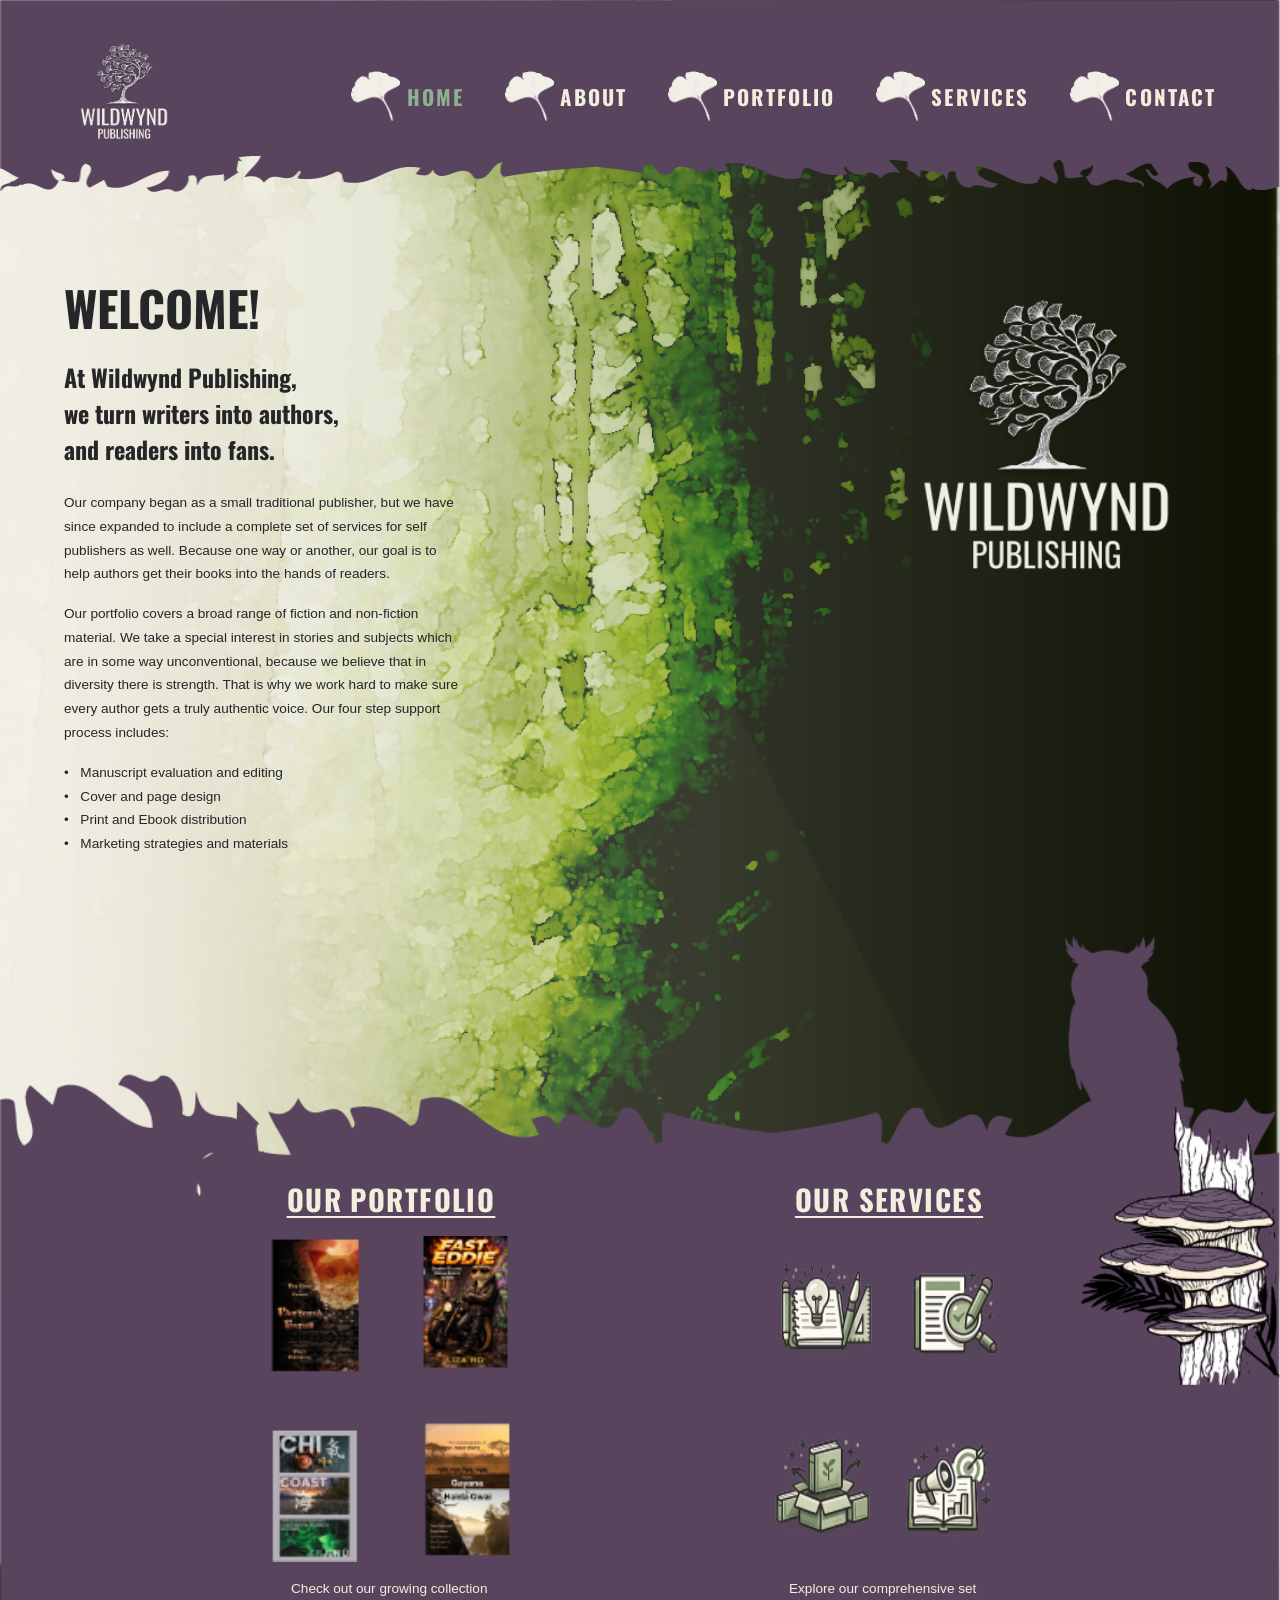
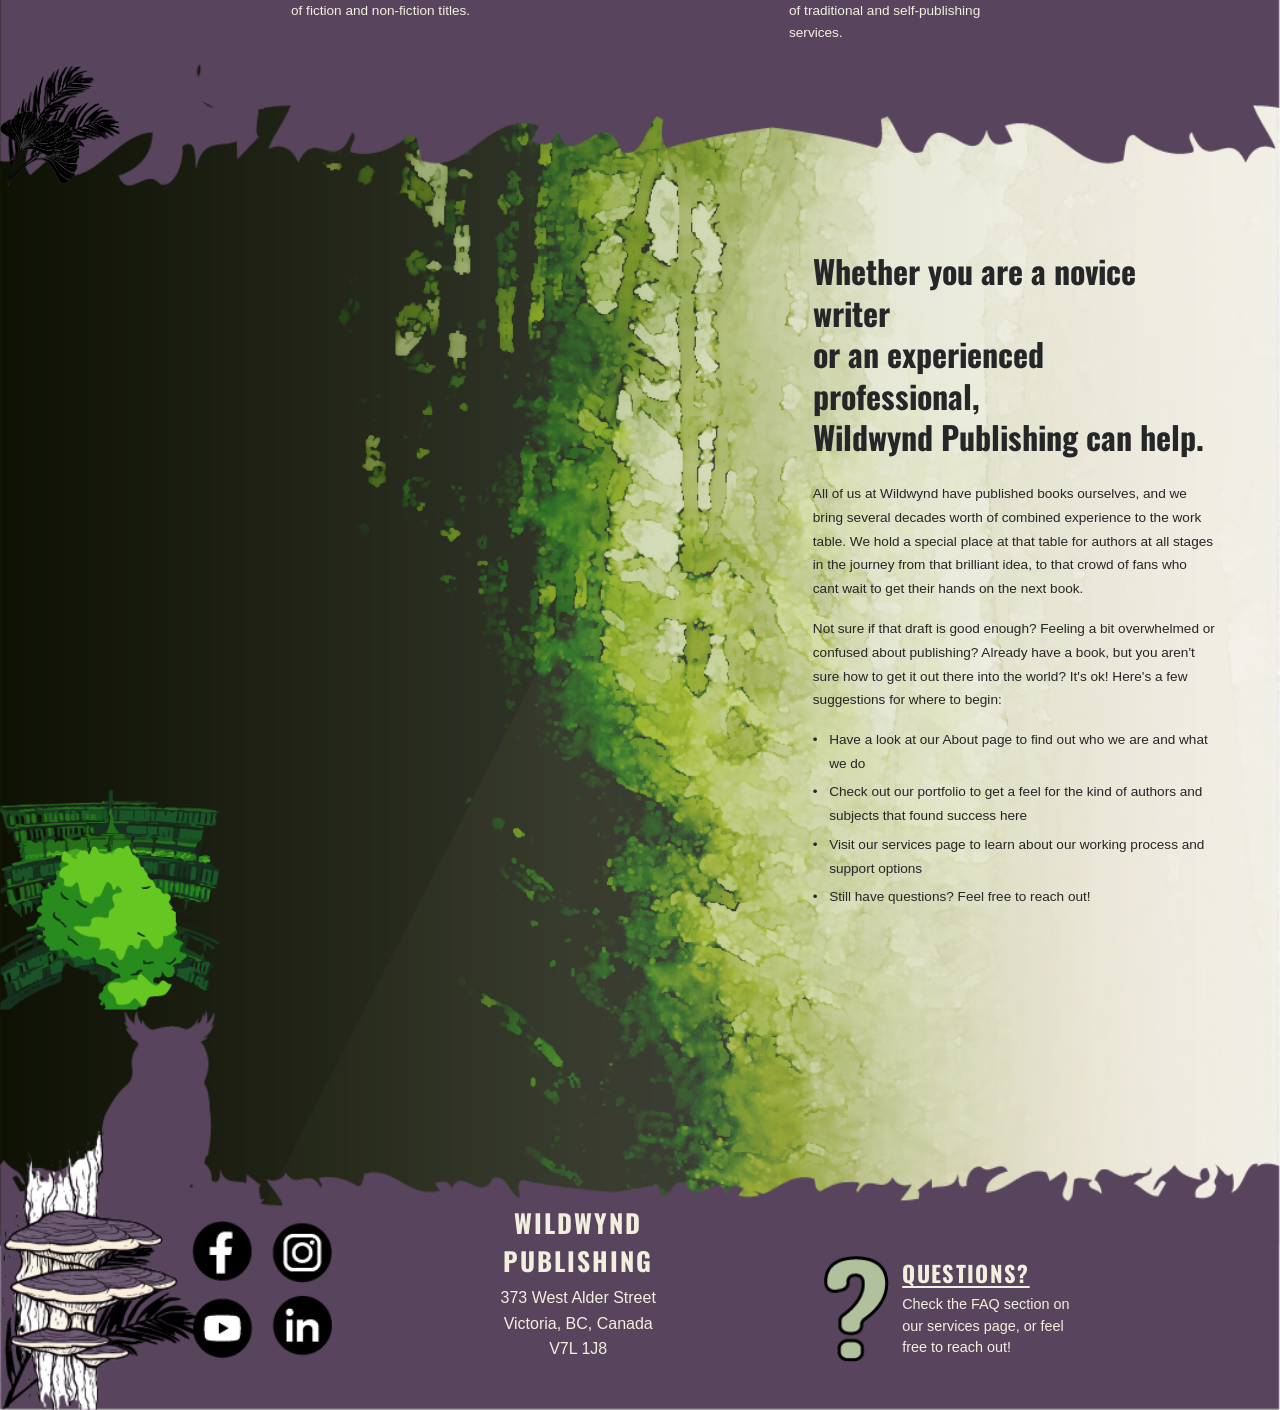
<file: index.html>
<!doctype html>
<html lang="en">
  <head>
    <meta charset="UTF-8" />
    <meta name="viewport" content="width=device-width, initial-scale=1.0" />
    <title>Wildwynd Publishing</title>
    <link rel="stylesheet" href="style.css" />
  </head>
  <body>
    <!-- ══════════ NAVBAR ══════════ -->
    <nav>
      <div class="nav-inner">
        <div class="nav-logo">
          <img src="assets/Logo.png" alt="Wildwynd Publishing" />
        </div>

        <div class="nav-links">
          <div class="nav-link-wrap">
            <img
              class="leaf-bg"
              src="assets/Link_backdrop.png"
              alt=""
              aria-hidden="true"
            />
            <a href="index.html">HOME</a>
          </div>
          <div class="nav-link-wrap">
            <img
              class="leaf-bg"
              src="assets/Link_backdrop.png"
              alt=""
              aria-hidden="true"
            />
            <a href="about.html">ABOUT</a>
          </div>
          <div class="nav-link-wrap">
            <img
              class="leaf-bg"
              src="assets/Link_backdrop.png"
              alt=""
              aria-hidden="true"
            />
            <a href="portfolio.html">PORTFOLIO</a>
          </div>
          <div class="nav-link-wrap">
            <img
              class="leaf-bg"
              src="assets/Link_backdrop.png"
              alt=""
              aria-hidden="true"
            />
            <a href="services.html">SERVICES</a>
          </div>
          <div class="nav-link-wrap">
            <img
              class="leaf-bg"
              src="assets/Link_backdrop.png"
              alt=""
              aria-hidden="true"
            />
            <a href="contact.html">CONTACT</a>
          </div>
        </div>
      </div>
    </nav>

    <!-- ══════════ HERO SECTION ══════════ -->
    <!-- Full bleed — Home_BG.png (body bg) shows through -->
    <section class="hero">
      <div class="hero-content">
        <div class="hero-text">
          <h1>WELCOME!</h1>
          <h2>
            At Wildwynd Publishing,<br />
            we turn writers into authors,<br />
            and readers into fans.
          </h2>
          <p>
            Our company began as a small traditional publisher, but we have
            since expanded to include a complete set of services for self
            publishers as well. Because one way or another, our goal is to help
            authors get their books into the hands of readers.
          </p>
          <p>
            Our portfolio covers a broad range of fiction and non-fiction
            material. We take a special interest in stories and subjects which
            are in some way unconventional, because we believe that in diversity
            there is strength. That is why we work hard to make sure every
            author gets a truly authentic voice. Our four step support process
            includes:
          </p>
          <ul>
            <li>Manuscript evaluation and editing</li>
            <li>Cover and page design</li>
            <li>Print and Ebook distribution</li>
            <li>Marketing strategies and materials</li>
          </ul>
        </div>

        <div class="hero-logo">
          <img src="assets/Logo.png" alt="Wildwynd Publishing" />
        </div>
      </div>
    </section>

    <!-- ══════════ PURPLE MID SECTION ══════════ -->
    <section class="mid-section">
      <img
        class="content-backdrop"
        src="assets/content_backdrop.png"
        alt=""
        aria-hidden="true"
      />
      <img
        class="mid-fungus"
        src="assets/Top_Right_Fungus.png"
        alt=""
        aria-hidden="true"
      />
      <img
        class="mid-fern"
        src="assets/Top_left_fern.png"
        alt=""
        aria-hidden="true"
      />

      <div class="mid-inner">
        <div class="mid-grid">
          <div class="mid-col">
            <a href="portfolio.html">OUR PORTFOLIO</a>
            <img
              class="section-img"
              src="assets/portfolio_group.png"
              alt="Portfolio book covers"
            />
            <p>
              Check out our growing collection of fiction and non-fiction
              titles.
            </p>
          </div>

          <div class="mid-col">
            <a href="services.html">OUR SERVICES</a>
            <img
              class="section-img image2"
              src="assets/services_group.png"
              alt="Services icons"
            />
            <p>
              Explore our comprehensive set of traditional and self-publishing
              services.
            </p>
          </div>
        </div>
      </div>
    </section>

    <!-- ══════════ BOTTOM CONTENT SECTION ══════════ -->
    <!-- Full bleed — Home_BG.png (body bg) shows through -->
    <!-- Content sits on RIGHT side per reference -->
    <section class="bottom-hero">
      <img
        class="bottom-left-graphic"
        src="assets/bottom_left_graphic.png"
        alt=""
        aria-hidden="true"
      />

      <div class="bottom-hero-content">
        <div class="bottom-hero-text">
          <h3>
            Whether you are a novice writer<br />
            or an experienced professional,<br />
            Wildwynd Publishing can help.
          </h3>
          <p>
            All of us at Wildwynd have published books ourselves, and we bring
            several decades worth of combined experience to the work table. We
            hold a special place at that table for authors at all stages in the
            journey from that brilliant idea, to that crowd of fans who cant
            wait to get their hands on the next book.
          </p>
          <p>
            Not sure if that draft is good enough? Feeling a bit overwhelmed or
            confused about publishing? Already have a book, but you aren't sure
            how to get it out there into the world? It's ok! Here's a few
            suggestions for where to begin:
          </p>
          <ul>
            <li>
              Have a look at our About page to find out who we are and what we
              do
            </li>
            <li>
              Check out our portfolio to get a feel for the kind of authors and
              subjects that found success here
            </li>
            <li>
              Visit our services page to learn about our working process and
              support options
            </li>
            <li>Still have questions? Feel free to reach out!</li>
          </ul>
        </div>
      </div>
    </section>

    <!-- ══════════ FOOTER ══════════ -->
    <footer>
      <img
        class="footer-fungus"
        src="assets/Footer_Fungus.png"
        alt=""
        aria-hidden="true"
      />
      <div class="footer-inner">
        <div class="footer-socials">
          <img
            src="assets/Socials.png"
            alt="Facebook, Instagram, YouTube, LinkedIn"
          />
        </div>

        <div class="footer-address">
          <h3>WILDWYND PUBLISHING</h3>
          <p>373 West Alder Street<br />Victoria, BC, Canada<br />V7L 1J8</p>
        </div>

        <div class="footer-questions">
          <img
            class="q-mark"
            src="assets/Questions.png"
            alt=""
            aria-hidden="true"
          />
          <div class="footer-questions-text">
            <a href="contact.html" id="footer-questions-link">QUESTIONS?</a>
            <p>
              Check the FAQ section on our services page, or feel free to reach
              out!
            </p>
          </div>
        </div>
      </div>
    </footer>
    <script src="script.js" defer></script>
  </body>
</html>
</file>
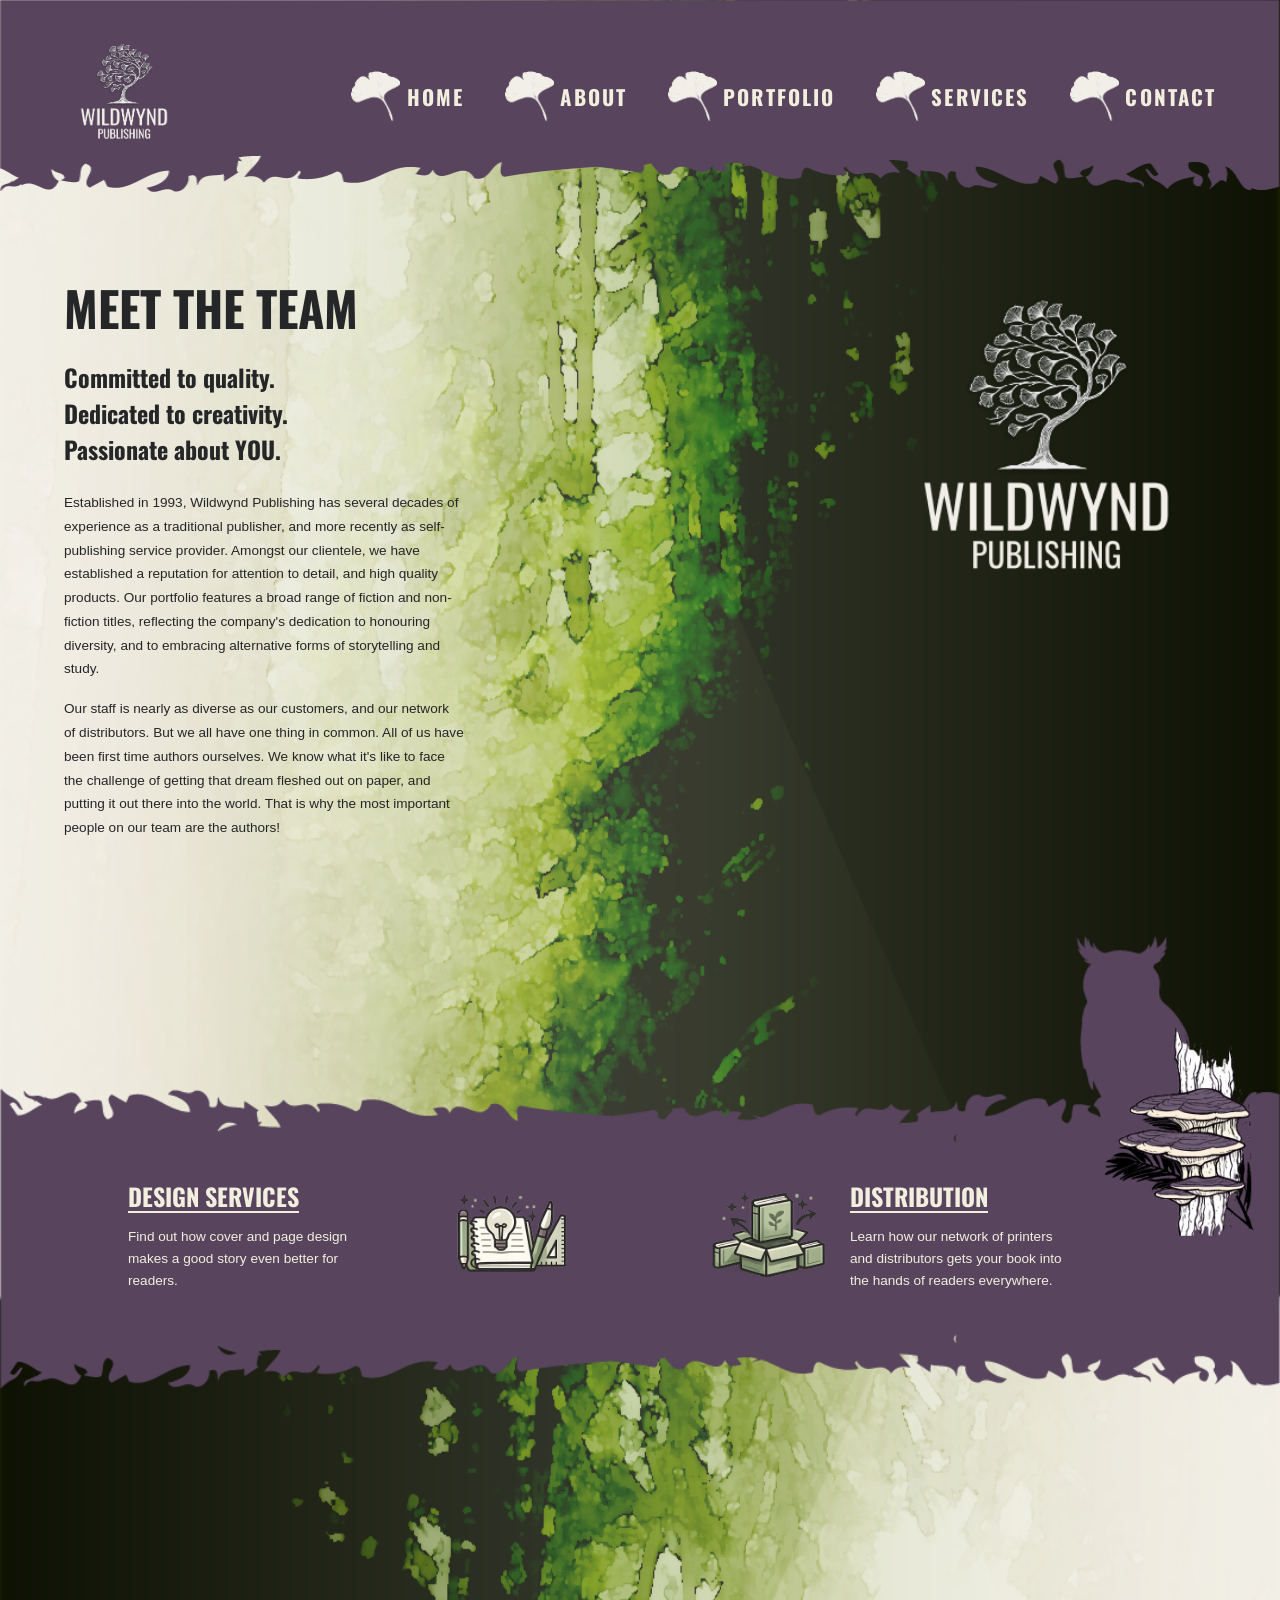
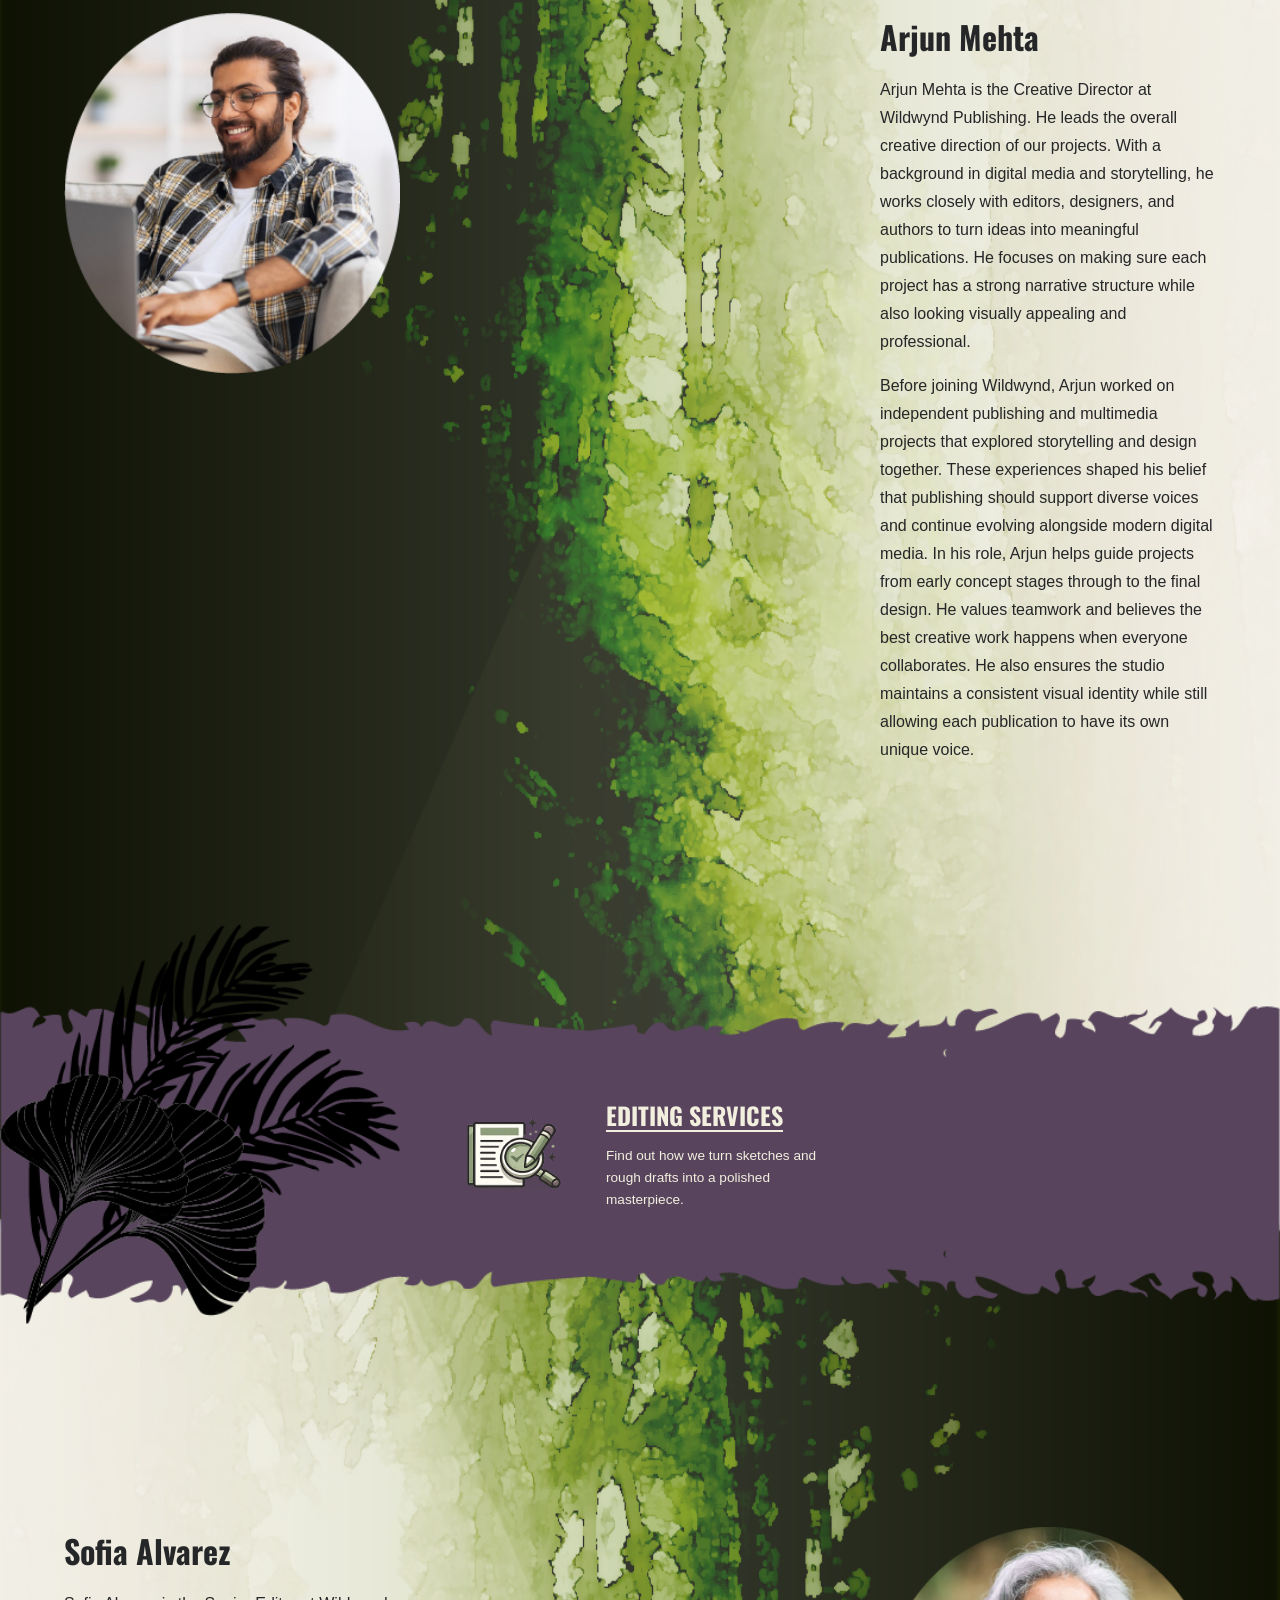
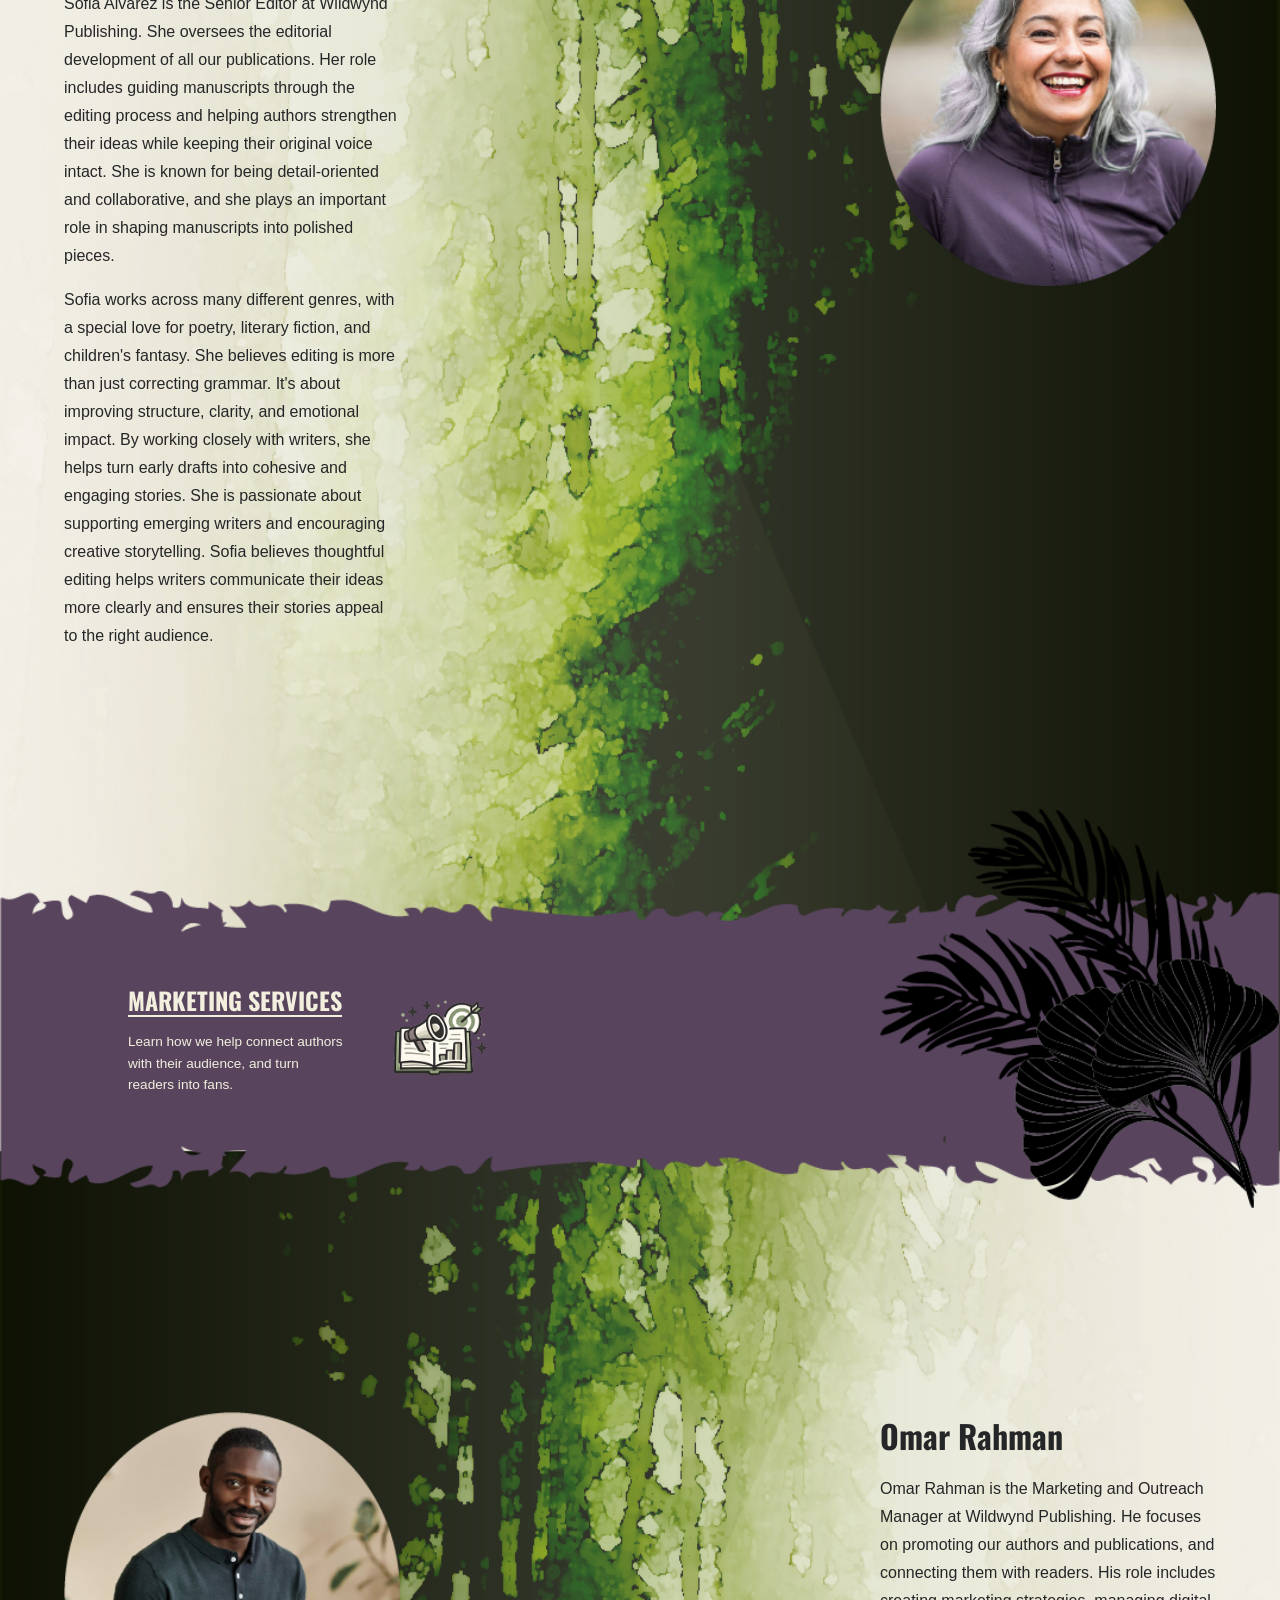
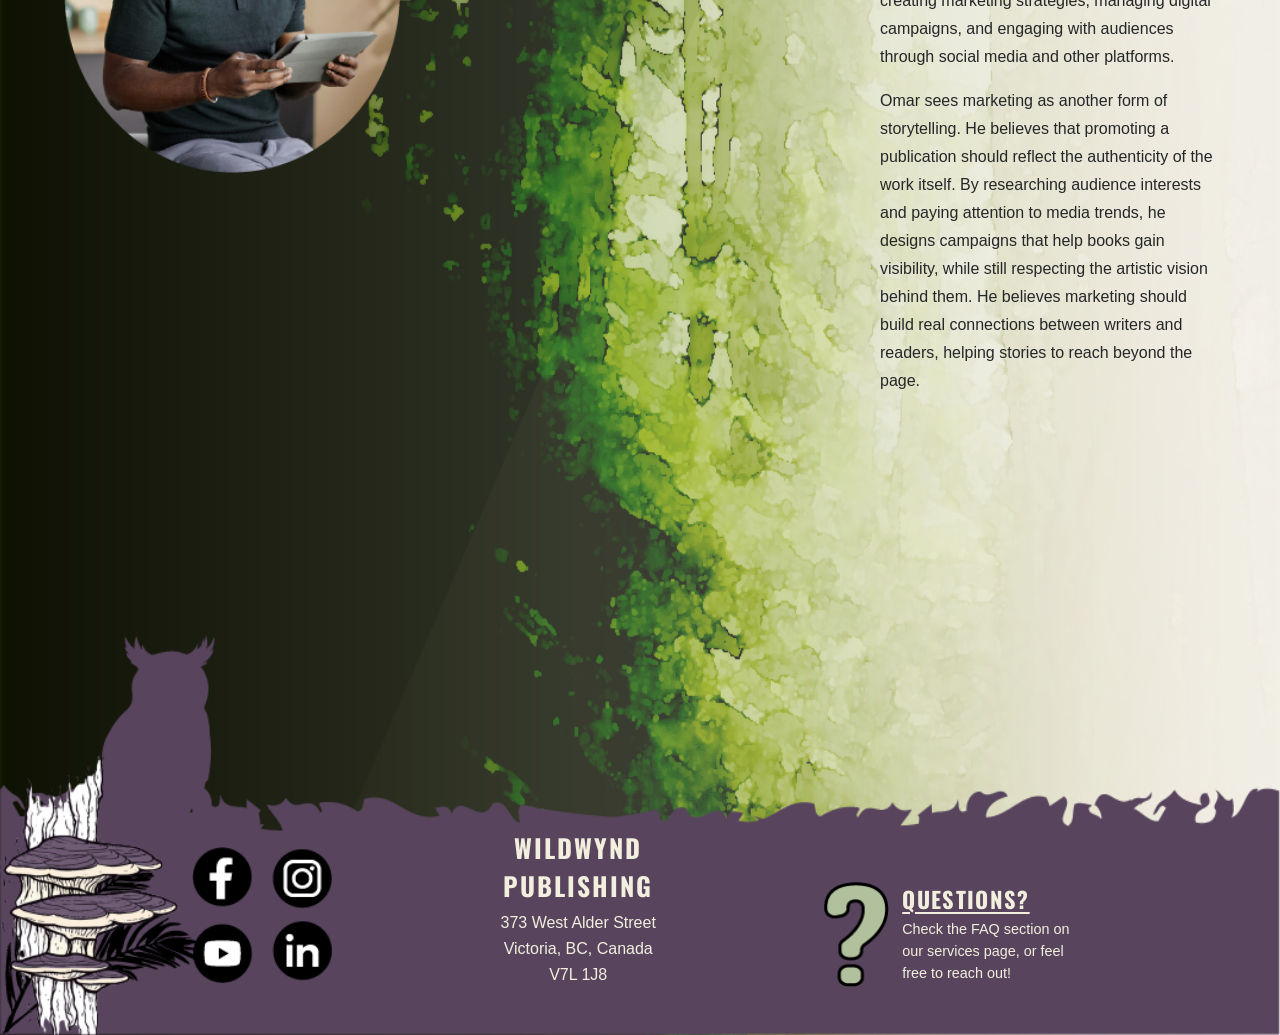
<file: About.html>
<!doctype html>
<html lang="en">
  <head>
    <meta charset="UTF-8" />
    <meta name="viewport" content="width=device-width, initial-scale=1.0" />
    <title>About — Wildwynd Publishing</title>
    <link rel="stylesheet" href="style.css" />
  </head>
  <body class="about-page">
    <!-- ══════════ NAVBAR ══════════ -->
    <nav>
      <div class="nav-inner">
        <div class="nav-logo">
          <img src="assets/Logo.png" alt="Wildwynd Publishing" />
        </div>
        <div class="nav-links">
          <div class="nav-link-wrap">
            <img
              class="leaf-bg"
              src="assets/Link_backdrop.png"
              alt=""
              aria-hidden="true"
            />
            <a href="index.html">HOME</a>
          </div>
          <div class="nav-link-wrap">
            <img
              class="leaf-bg"
              src="assets/Link_backdrop.png"
              alt=""
              aria-hidden="true"
            />
            <a href="about.html">ABOUT</a>
          </div>
          <div class="nav-link-wrap">
            <img
              class="leaf-bg"
              src="assets/Link_backdrop.png"
              alt=""
              aria-hidden="true"
            />
            <a href="portfolio.html">PORTFOLIO</a>
          </div>
          <div class="nav-link-wrap">
            <img
              class="leaf-bg"
              src="assets/Link_backdrop.png"
              alt=""
              aria-hidden="true"
            />
            <a href="services.html">SERVICES</a>
          </div>
          <div class="nav-link-wrap">
            <img
              class="leaf-bg"
              src="assets/Link_backdrop.png"
              alt=""
              aria-hidden="true"
            />
            <a href="contact.html">CONTACT</a>
          </div>
        </div>
      </div>
    </nav>

    <!-- ══════════ HERO SECTION ══════════ -->
    <!-- About_BG.png as body bg shows through -->
    <section class="hero">
      <div class="hero-content">
        <div class="hero-text">
          <h1>MEET THE TEAM</h1>
          <h2>
            Committed to quality.<br />
            Dedicated to creativity.<br />
            Passionate about YOU.
          </h2>
          <p>
            Established in 1993, Wildwynd Publishing has several decades of
            experience as a traditional publisher, and more recently as
            self-publishing service provider. Amongst our clientele, we have
            established a reputation for attention to detail, and high quality
            products. Our portfolio features a broad range of fiction and
            non-fiction titles, reflecting the company's dedication to honouring
            diversity, and to embracing alternative forms of storytelling and
            study.
          </p>
          <p>
            Our staff is nearly as diverse as our customers, and our network of
            distributors. But we all have one thing in common. All of us have
            been first time authors ourselves. We know what it's like to face
            the challenge of getting that dream fleshed out on paper, and
            putting it out there into the world. That is why the most important
            people on our team are the authors!
          </p>
        </div>

        <div class="hero-logo">
          <img src="assets/Logo.png" alt="Wildwynd Publishing" />
        </div>
      </div>
    </section>

    <!-- ══════════ TOP PURPLE SECTION ══════════ -->
    <!-- Top_backdrop.png — purple with owl top-right -->
    <!-- Design Services + Distribution side by side -->
    <section class="top-backdrop-section">
      <img
        class="top-backdrop"
        src="assets/Top_backdrop.png"
        alt=""
        aria-hidden="true"
      />
      <img
        class="top-fungus"
        src="assets/Top_Right_Fungus.png"
        alt=""
        aria-hidden="true"
      />

      <div class="top-backdrop-inner">
        <div class="services-grid">
          <div class="service-col">
            <a href="services.html">DESIGN SERVICES</a>
            <p>
              Find out how cover and page design makes a good story even better
              for readers.
            </p>
          </div>
          <img src="assets/Design_icon.png" alt="Design Services icon" />
          <div class="services-divider"></div>
          <img src="assets/Distribution_icon.png" alt="Distribution icon" />
          <div class="service-col">
            <a href="services.html">DISTRIBUTION</a>
            <p>
              Learn how our network of printers and distributors gets your book
              into the hands of readers everywhere.
            </p>
          </div>
        </div>
      </div>
    </section>

    <!-- ══════════ ARJUN SECTION ══════════ -->
    <!-- BG shows through, photo left, text right -->
    <section class="team-section">
      <div class="team-content">
        <div class="team-photo">
          <img src="assets/Arjun.png" alt="Arjun Mehta" />
        </div>

        <div class="team-text">
          <h3>Arjun Mehta</h3>
          <p>
            Arjun Mehta is the Creative Director at Wildwynd Publishing. He
            leads the overall creative direction of our projects. With a
            background in digital media and storytelling, he works closely with
            editors, designers, and authors to turn ideas into meaningful
            publications. He focuses on making sure each project has a strong
            narrative structure while also looking visually appealing and
            professional.
          </p>
          <p>
            Before joining Wildwynd, Arjun worked on independent publishing and
            multimedia projects that explored storytelling and design together.
            These experiences shaped his belief that publishing should support
            diverse voices and continue evolving alongside modern digital media.
            In his role, Arjun helps guide projects from early concept stages
            through to the final design. He values teamwork and believes the
            best creative work happens when everyone collaborates. He also
            ensures the studio maintains a consistent visual identity while
            still allowing each publication to have its own unique voice.
          </p>
        </div>
      </div>
    </section>

    <!-- ══════════ MIDDLE PURPLE BAND — EDITING ══════════ -->
    <!-- Middle_backdrops.png — jagged both edges -->
    <section class="middle-backdrop-section">
      <img
        class="middle-backdrop"
        src="assets/Middle_backdrops.png"
        alt=""
        aria-hidden="true"
      />
      <img
        class="middle-left-plant"
        src="assets/Middle_left_plant.png"
        alt=""
        aria-hidden="true"
      />

      <div class="middle-backdrop-inner middle-backdrop-center">
        <div class="middle-service">
          <img src="assets/Editing_icon.png" alt="Editing Services icon" />
          <div class="middle-service-text">
            <a href="services.html">EDITING SERVICES</a>
            <p>
              Find out how we turn sketches and rough drafts into a polished
              masterpiece.
            </p>
          </div>
        </div>
      </div>
    </section>

    <!-- ══════════ SOFIA SECTION ══════════ -->
    <!-- BG shows through, text left, photo right -->
    <section class="team-section team-section--reversed">
      <div class="team-content">
        <div class="team-text">
          <h3>Sofia Alvarez</h3>
          <p>
            Sofia Alvarez is the Senior Editor at Wildwynd Publishing. She
            oversees the editorial development of all our publications. Her role
            includes guiding manuscripts through the editing process and helping
            authors strengthen their ideas while keeping their original voice
            intact. She is known for being detail-oriented and collaborative,
            and she plays an important role in shaping manuscripts into polished
            pieces.
          </p>
          <p>
            Sofia works across many different genres, with a special love for
            poetry, literary fiction, and children's fantasy. She believes
            editing is more than just correcting grammar. It's about improving
            structure, clarity, and emotional impact. By working closely with
            writers, she helps turn early drafts into cohesive and engaging
            stories. She is passionate about supporting emerging writers and
            encouraging creative storytelling. Sofia believes thoughtful editing
            helps writers communicate their ideas more clearly and ensures their
            stories appeal to the right audience.
          </p>
        </div>

        <div class="team-photo">
          <img src="assets/Sofia.png" alt="Sofia Alvarez" />
        </div>
      </div>
    </section>

    <!-- ══════════ BOTTOM PURPLE BAND — MARKETING ══════════ -->
    <section class="middle-backdrop-section">
      <img
        class="middle-backdrop"
        src="assets/Middle_backdrops.png"
        alt=""
        aria-hidden="true"
      />
      <img
        class="middle-right-plant"
        src="assets/Middle_right_plant.png"
        alt=""
        aria-hidden="true"
      />

      <div class="middle-backdrop-inner middle-backdrop-left">
        <div class="middle-service">
          <div class="middle-service-text">
            <a href="services.html">MARKETING SERVICES</a>
            <p>
              Learn how we help connect authors with their audience, and turn
              readers into fans.
            </p>
          </div>
          <img src="assets/Marketing_icon.png" alt="Marketing Services icon" />
        </div>
      </div>
    </section>

    <!-- ══════════ OMAR SECTION ══════════ -->
    <!-- BG shows through, photo left, text right -->
    <section class="team-section">
      <div class="team-content">
        <div class="team-photo">
          <img src="assets/Omar.png" alt="Omar Rahman" />
        </div>

        <div class="team-text">
          <h3>Omar Rahman</h3>
          <p>
            Omar Rahman is the Marketing and Outreach Manager at Wildwynd
            Publishing. He focuses on promoting our authors and publications,
            and connecting them with readers. His role includes creating
            marketing strategies, managing digital campaigns, and engaging with
            audiences through social media and other platforms.
          </p>
          <p>
            Omar sees marketing as another form of storytelling. He believes
            that promoting a publication should reflect the authenticity of the
            work itself. By researching audience interests and paying attention
            to media trends, he designs campaigns that help books gain
            visibility, while still respecting the artistic vision behind them.
            He believes marketing should build real connections between writers
            and readers, helping stories to reach beyond the page.
          </p>
        </div>
      </div>
    </section>

    <!-- ══════════ FOOTER ══════════ -->
    <footer>
      <img
        class="footer-fungus"
        src="assets/Footer_Fungus.png"
        alt=""
        aria-hidden="true"
      />
      <div class="footer-inner">
        <div class="footer-socials">
          <img
            src="assets/Socials.png"
            alt="Facebook, Instagram, YouTube, LinkedIn"
          />
        </div>
        <div class="footer-address">
          <h3>WILDWYND PUBLISHING</h3>
          <p>373 West Alder Street<br />Victoria, BC, Canada<br />V7L 1J8</p>
        </div>
        <div class="footer-questions">
          <img
            class="q-mark"
            src="assets/Questions.png"
            alt=""
            aria-hidden="true"
          />
          <div class="footer-questions-text">
            <a href="contact.html" id="footer-questions-link">QUESTIONS?</a>
            <p>
              Check the FAQ section on our services page, or feel free to reach
              out!
            </p>
          </div>
        </div>
      </div>
    </footer>
    <script src="script.js" defer></script>
  </body>
</html>
</file>
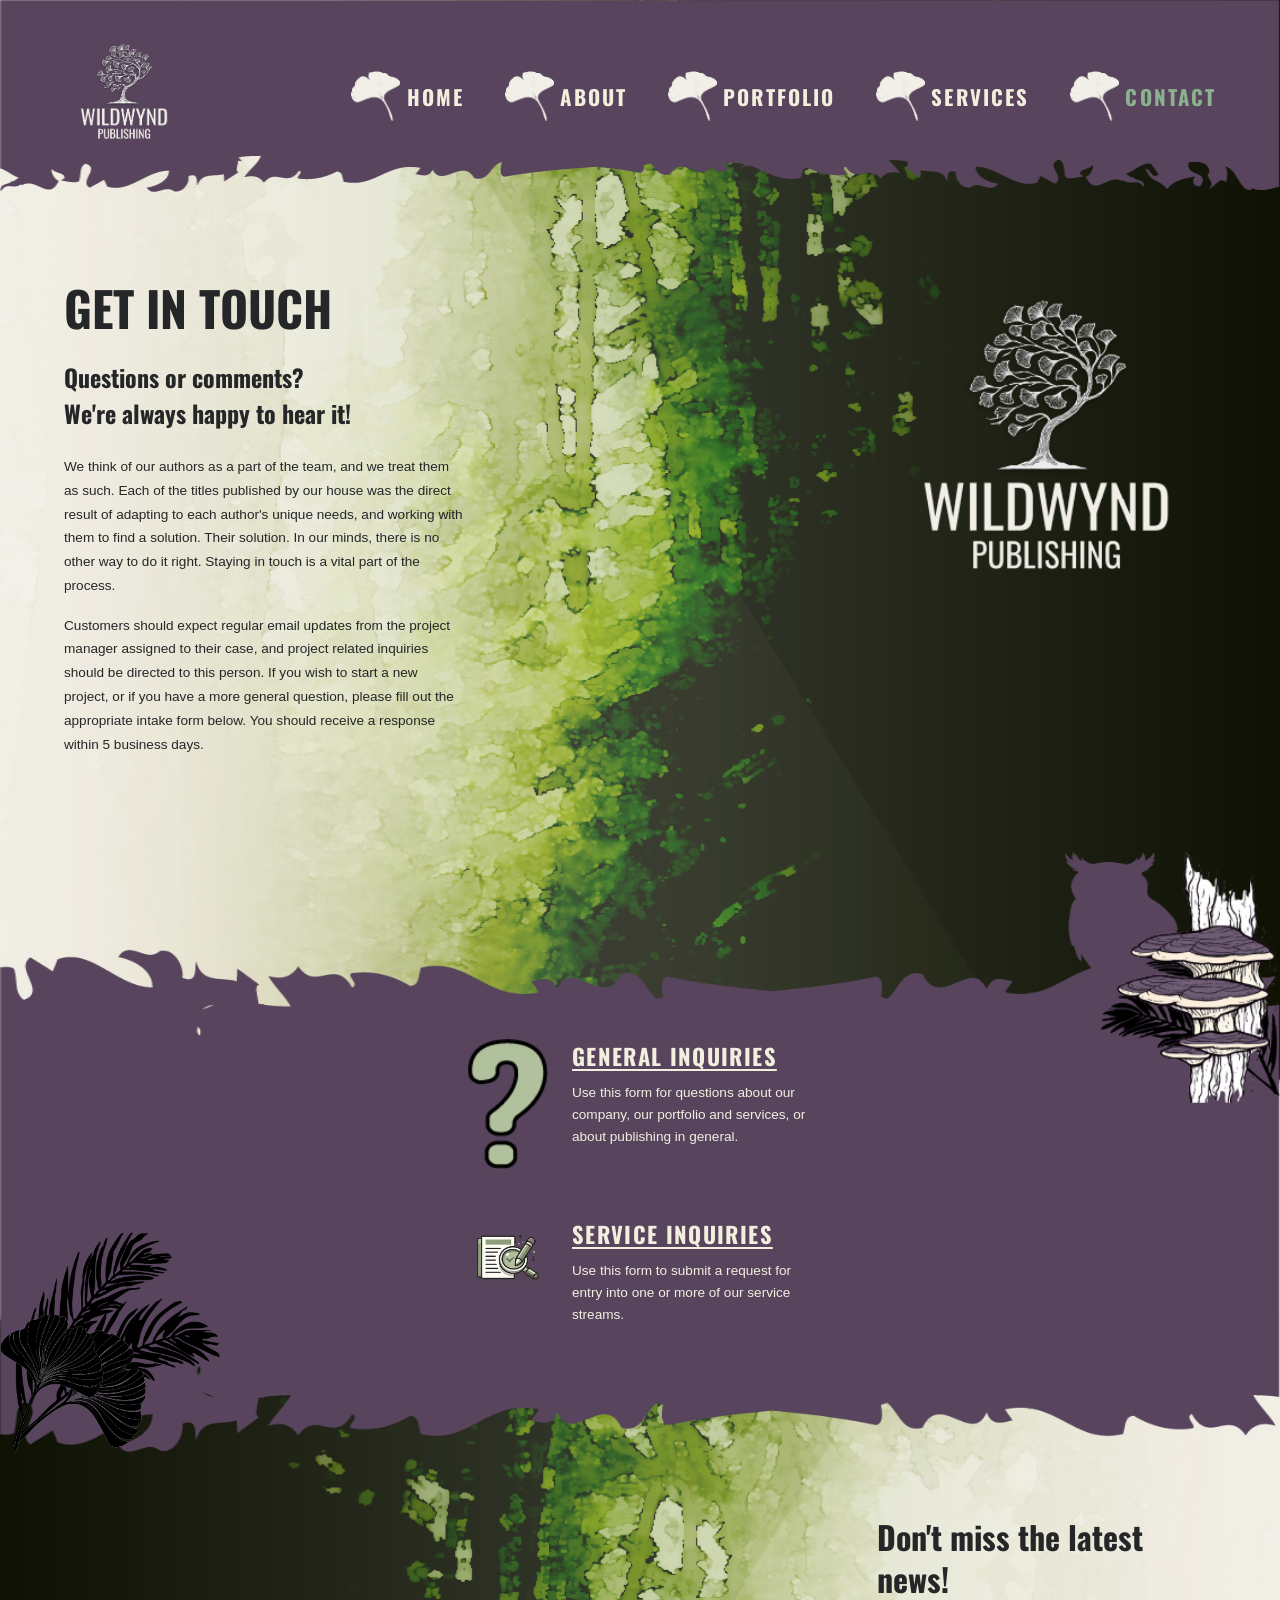
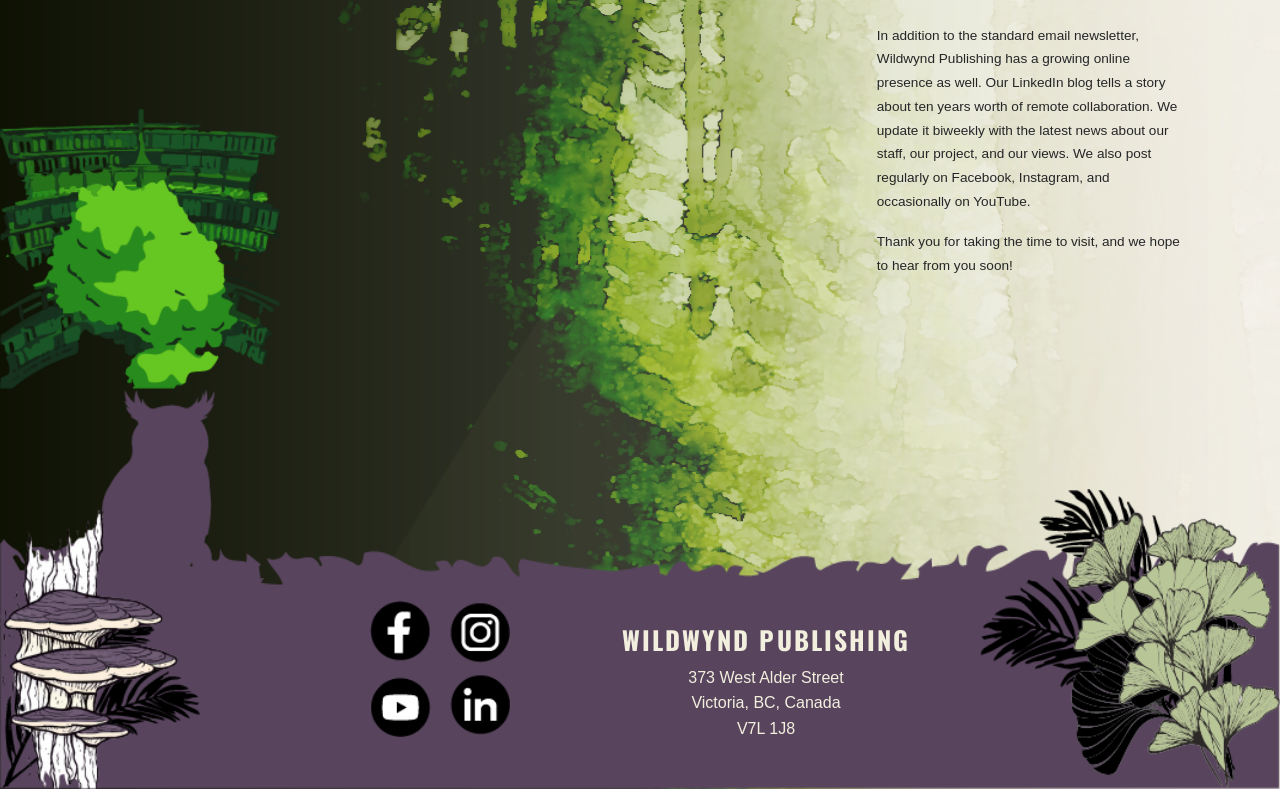
<file: contact.html>
<!doctype html>
<html lang="en">
  <head>
    <meta charset="UTF-8" />
    <meta name="viewport" content="width=device-width, initial-scale=1.0" />
    <title>Contact — Wildwynd Publishing</title>
    <link rel="stylesheet" href="style.css" />
  </head>

  <body class="contact-page">
    <!-- ══════════ NAVBAR ══════════ -->
    <nav>
      <div class="nav-inner">
        <div class="nav-logo">
          <img src="assets/Logo.png" alt="Wildwynd Publishing" />
        </div>
        <div class="nav-links">
          <div class="nav-link-wrap">
            <img
              class="leaf-bg"
              src="assets/Link_backdrop.png"
              alt=""
              aria-hidden="true"
            />
            <a href="index.html">HOME</a>
          </div>
          <div class="nav-link-wrap">
            <img
              class="leaf-bg"
              src="assets/Link_backdrop.png"
              alt=""
              aria-hidden="true"
            />
            <a href="about.html">ABOUT</a>
          </div>
          <div class="nav-link-wrap">
            <img
              class="leaf-bg"
              src="assets/Link_backdrop.png"
              alt=""
              aria-hidden="true"
            />
            <a href="portfolio.html">PORTFOLIO</a>
          </div>
          <div class="nav-link-wrap">
            <img
              class="leaf-bg"
              src="assets/Link_backdrop.png"
              alt=""
              aria-hidden="true"
            />
            <a href="services.html">SERVICES</a>
          </div>
          <div class="nav-link-wrap">
            <img
              class="leaf-bg"
              src="assets/Link_backdrop.png"
              alt=""
              aria-hidden="true"
            />
            <a href="contact.html">CONTACT</a>
          </div>
        </div>
      </div>
    </nav>

    <!-- ══════════ HERO SECTION ══════════ -->
    <section class="hero">
      <div class="hero-content">
        <div class="hero-text">
          <h1>GET IN TOUCH</h1>
          <h2>
            Questions or comments?<br />
            We're always happy to hear it!
          </h2>
          <p>
            We think of our authors as a part of the team, and we treat them as
            such. Each of the titles published by our house was the direct
            result of adapting to each author's unique needs, and working with
            them to find a solution. Their solution. In our minds, there is no
            other way to do it right. Staying in touch is a vital part of the
            process.
          </p>
          <p>
            Customers should expect regular email updates from the project
            manager assigned to their case, and project related inquiries should
            be directed to this person. If you wish to start a new project, or
            if you have a more general question, please fill out the appropriate
            intake form below. You should receive a response within 5 business
            days.
          </p>
        </div>
        <div class="hero-logo">
          <img src="assets/Logo.png" alt="Wildwynd Publishing" />
        </div>
      </div>
    </section>

    <!-- ══════════ CONTACT PURPLE SECTION ══════════ -->
    <section class="contact-section">
      <img
        class="contact-backdrop"
        src="assets/content_backdrop.png"
        alt=""
        aria-hidden="true"
      />
      <img
        class="contact-fungus"
        src="assets/Top_Right_Fungus.png"
        alt=""
        aria-hidden="true"
      />
      <img
        class="contact-plant-left"
        src="assets/Middle_left_plant.png"
        alt=""
        aria-hidden="true"
      />

      <div class="contact-section-inner">
        <!-- GENERAL INQUIRIES -->
        <div class="contact-inquiry">
          <img src="assets/Questions.png" alt="General Inquiries icon" />
          <div class="contact-inquiry-text">
            <a href="#" id="open-general-form">GENERAL INQUIRIES</a>
            <p>
              Use this form for questions about our company, our portfolio and
              services, or about publishing in general.
            </p>
          </div>
        </div>

        <!-- SERVICE INQUIRIES -->
        <div class="contact-inquiry">
          <img src="assets/Editing_icon.png" alt="Service Inquiries icon" />
          <div class="contact-inquiry-text">
            <a href="#" id="open-service-form">SERVICE INQUIRIES</a>
            <p>
              Use this form to submit a request for entry into one or more of
              our service streams.
            </p>
          </div>
        </div>
      </div>
    </section>

    <!-- ══════════ BOTTOM SECTION ══════════ -->
    <section class="bottom-contact">
      <img
        class="bottom-contact-graphic"
        src="assets/bottom_left_graphic.png"
        alt=""
        aria-hidden="true"
      />

      <div class="bottom-contact-content">
        <div class="bottom-contact-text">
          <h3>Don't miss the latest news!</h3>
          <p>
            In addition to the standard email newsletter, Wildwynd Publishing
            has a growing online presence as well. Our LinkedIn blog tells a
            story about ten years worth of remote collaboration. We update it
            biweekly with the latest news about our staff, our project, and our
            views. We also post regularly on Facebook, Instagram, and
            occasionally on YouTube.
          </p>
          <p>
            Thank you for taking the time to visit, and we hope to hear from you
            soon!
          </p>
        </div>
      </div>
    </section>

    <!-- ══════════ FOOTER ══════════ -->
    <footer>
      <img
        class="footer-fungus"
        src="assets/Footer_Fungus.png"
        alt=""
        aria-hidden="true"
      />
      <img
        class="footer-plant-right"
        src="assets/bottom_right_plant.png"
        alt=""
        aria-hidden="true"
      />
      <div class="footer-inner">
        <div class="footer-socials">
          <img
            src="assets/Socials.png"
            alt="Facebook, Instagram, YouTube, LinkedIn"
          />
        </div>
        <div class="footer-address">
          <h3>WILDWYND PUBLISHING</h3>
          <p>373 West Alder Street<br />Victoria, BC, Canada<br />V7L 1J8</p>
        </div>
      </div>
    </footer>
    <!-- ══════════ GENERAL INQUIRY FORM ══════════ -->
    <div class="modal-overlay" id="general-form-overlay">
      <div class="modal-card">
        <button class="modal-close" id="general-form-close">&#10005;</button>
        <div class="modal-content">
          <img
            class="form-logo"
            src="assets/Logo.png"
            alt="Wildwynd Publishing"
          />
          <h2 class="modal-title">GENERAL INQUIRY</h2>
          <form class="wildwynd-form" id="general-inquiry-form">
            <label>Name</label>
            <input type="text" name="name" required />
            <label>Email Address</label>
            <input type="email" name="email" required />
            <label>Phone Number (optional)</label>
            <input type="text" name="phone" />
            <label
              >Have you purchased books from Wildwynd Publishing before?</label
            >
            <div class="form-checkboxes">
              <label
                ><input type="radio" name="purchased" value="yes" /> Yes</label
              >
              <label
                ><input type="radio" name="purchased" value="no" /> No</label
              >
            </div>
            <label>Have you used Wildwynd Publishing's services before?</label>
            <div class="form-checkboxes">
              <label
                ><input type="radio" name="used-services" value="yes" />
                Yes</label
              >
              <label
                ><input type="radio" name="used-services" value="no" />
                No</label
              >
            </div>
            <label>What is your question?</label>
            <textarea name="question" rows="5"></textarea>
            <div class="form-buttons">
              <a class="modal-back" id="general-form-cancel" href="#">CANCEL</a>
              <button class="modal-buy" type="submit">SUBMIT</button>
            </div>
          </form>
        </div>
      </div>
    </div>

    <!-- ══════════ SERVICE REQUEST FORM ══════════ -->
    <div class="modal-overlay" id="service-form-overlay">
      <div class="modal-card">
        <button class="modal-close" id="service-form-close">&#10005;</button>
        <div class="modal-content">
          <img
            class="form-logo"
            src="assets/Logo.png"
            alt="Wildwynd Publishing"
          />
          <h2 class="modal-title">SERVICE REQUEST</h2>
          <form class="wildwynd-form" id="service-request-form">
            <label>Name</label>
            <input type="text" name="name" required />
            <label>Email Address</label>
            <input type="email" name="email" required />
            <label>Phone Number (optional)</label>
            <input type="text" name="phone" />
            <label>Have you used Wildwynd Publishing's services before?</label>
            <div class="form-checkboxes">
              <label
                ><input type="radio" name="used-services" value="yes" />
                Yes</label
              >
              <label
                ><input type="radio" name="used-services" value="no" />
                No</label
              >
            </div>
            <label
              >Which of our primary service streams are you interested in?
              (check all that apply)</label
            >
            <div class="form-checkboxes">
              <label
                ><input type="checkbox" name="services" value="editing" />
                Editing</label
              >
              <label
                ><input type="checkbox" name="services" value="design" />
                Design</label
              >
              <label
                ><input type="checkbox" name="services" value="distribution" />
                Distribution</label
              >
              <label
                ><input type="checkbox" name="services" value="marketing" />
                Marketing</label
              >
            </div>
            <label>Tell us more about what your project is about</label>
            <textarea name="project" rows="4"></textarea>
            <label>What are your goals for this project?</label>
            <textarea name="goals" rows="4"></textarea>
            <label>Has your work already been published?</label>
            <div class="form-checkboxes">
              <label
                ><input type="radio" name="published" value="yes" /> Yes</label
              >
              <label
                ><input type="radio" name="published" value="no" /> No</label
              >
            </div>
            <label
              >If your work is unpublished, please attach a .docX file
              here</label
            >
            <input type="file" name="manuscript" accept=".docx" />
            <label
              >If your work is published, please provide an ISBN# and a URL if
              digital</label
            >
            <input type="text" name="isbn" />
            <label
              >Do you have any other questions related to our services?</label
            >
            <textarea name="other" rows="4"></textarea>
            <div class="form-buttons">
              <a class="modal-back" id="service-form-cancel" href="#">CANCEL</a>
              <button class="modal-buy" type="submit">SUBMIT</button>
            </div>
          </form>
        </div>
      </div>
    </div>
    <script src="script.js"></script>
  </body>
</html>
</file>
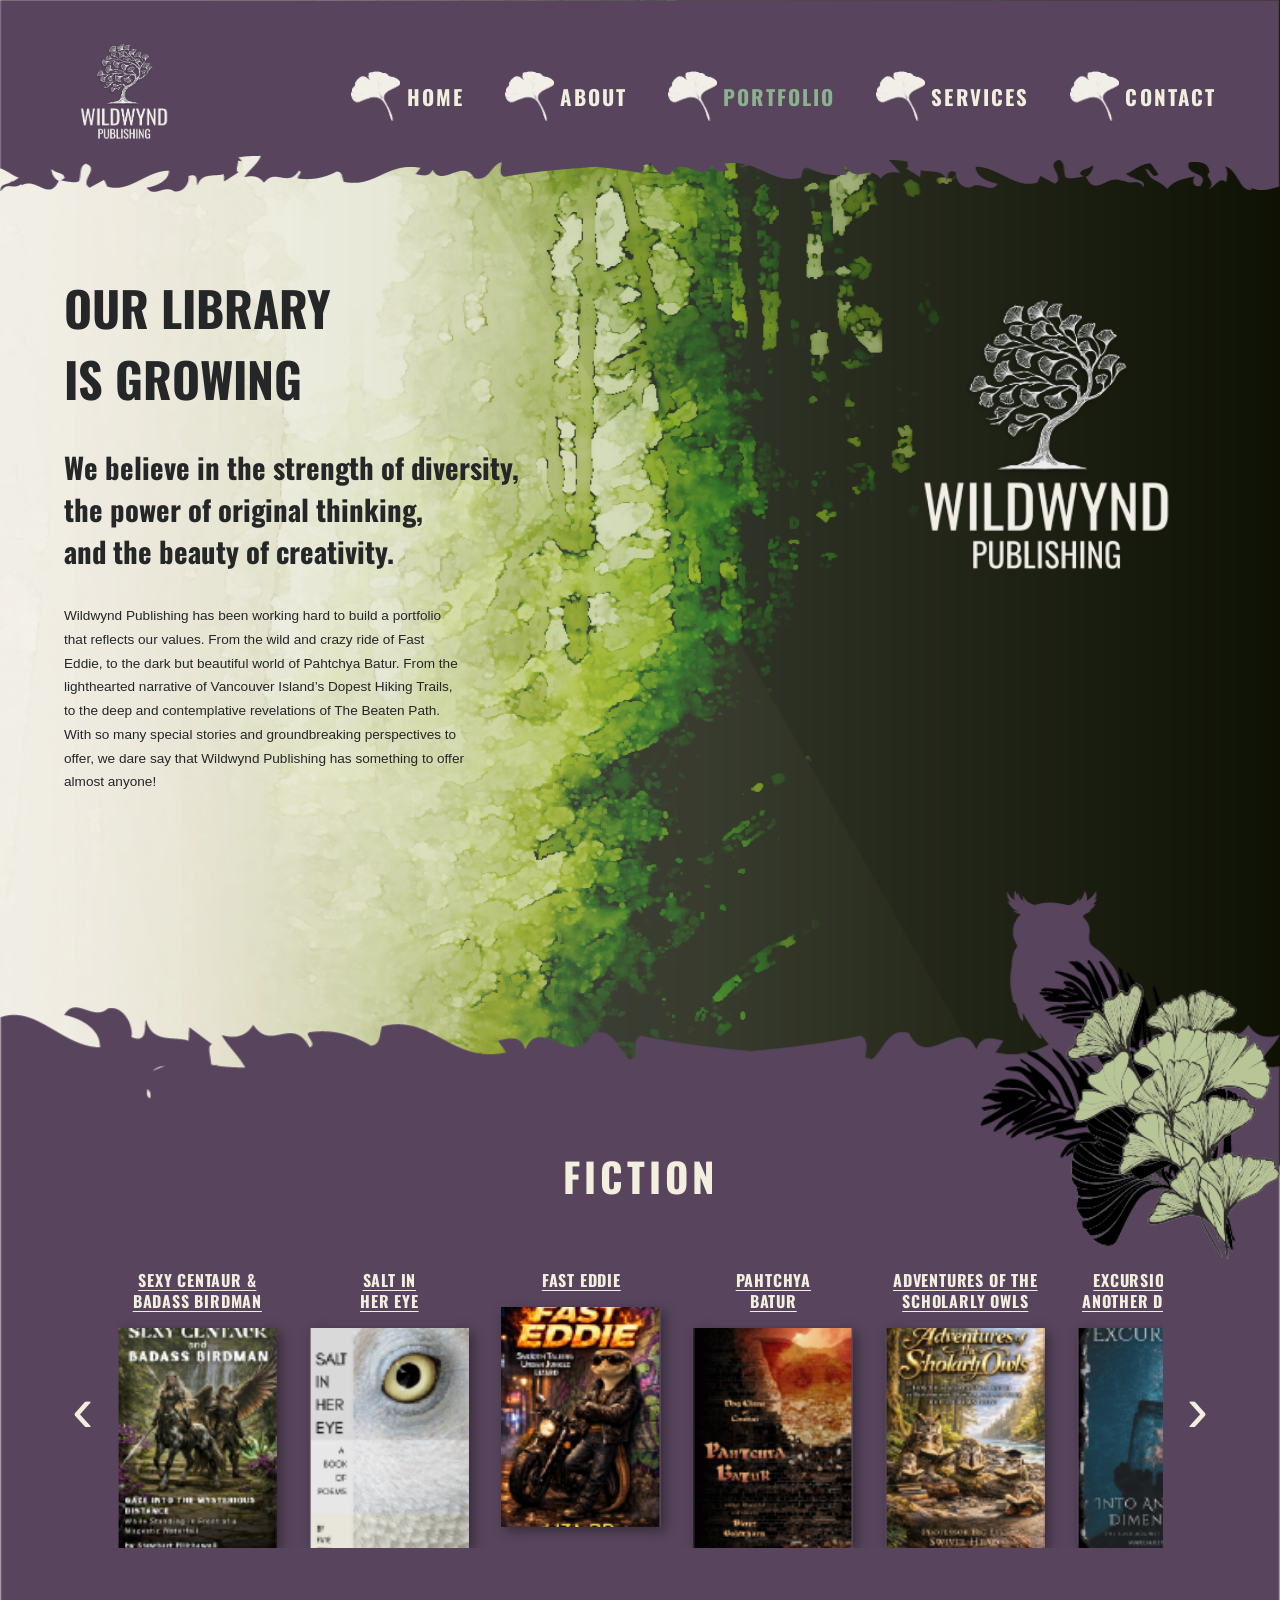
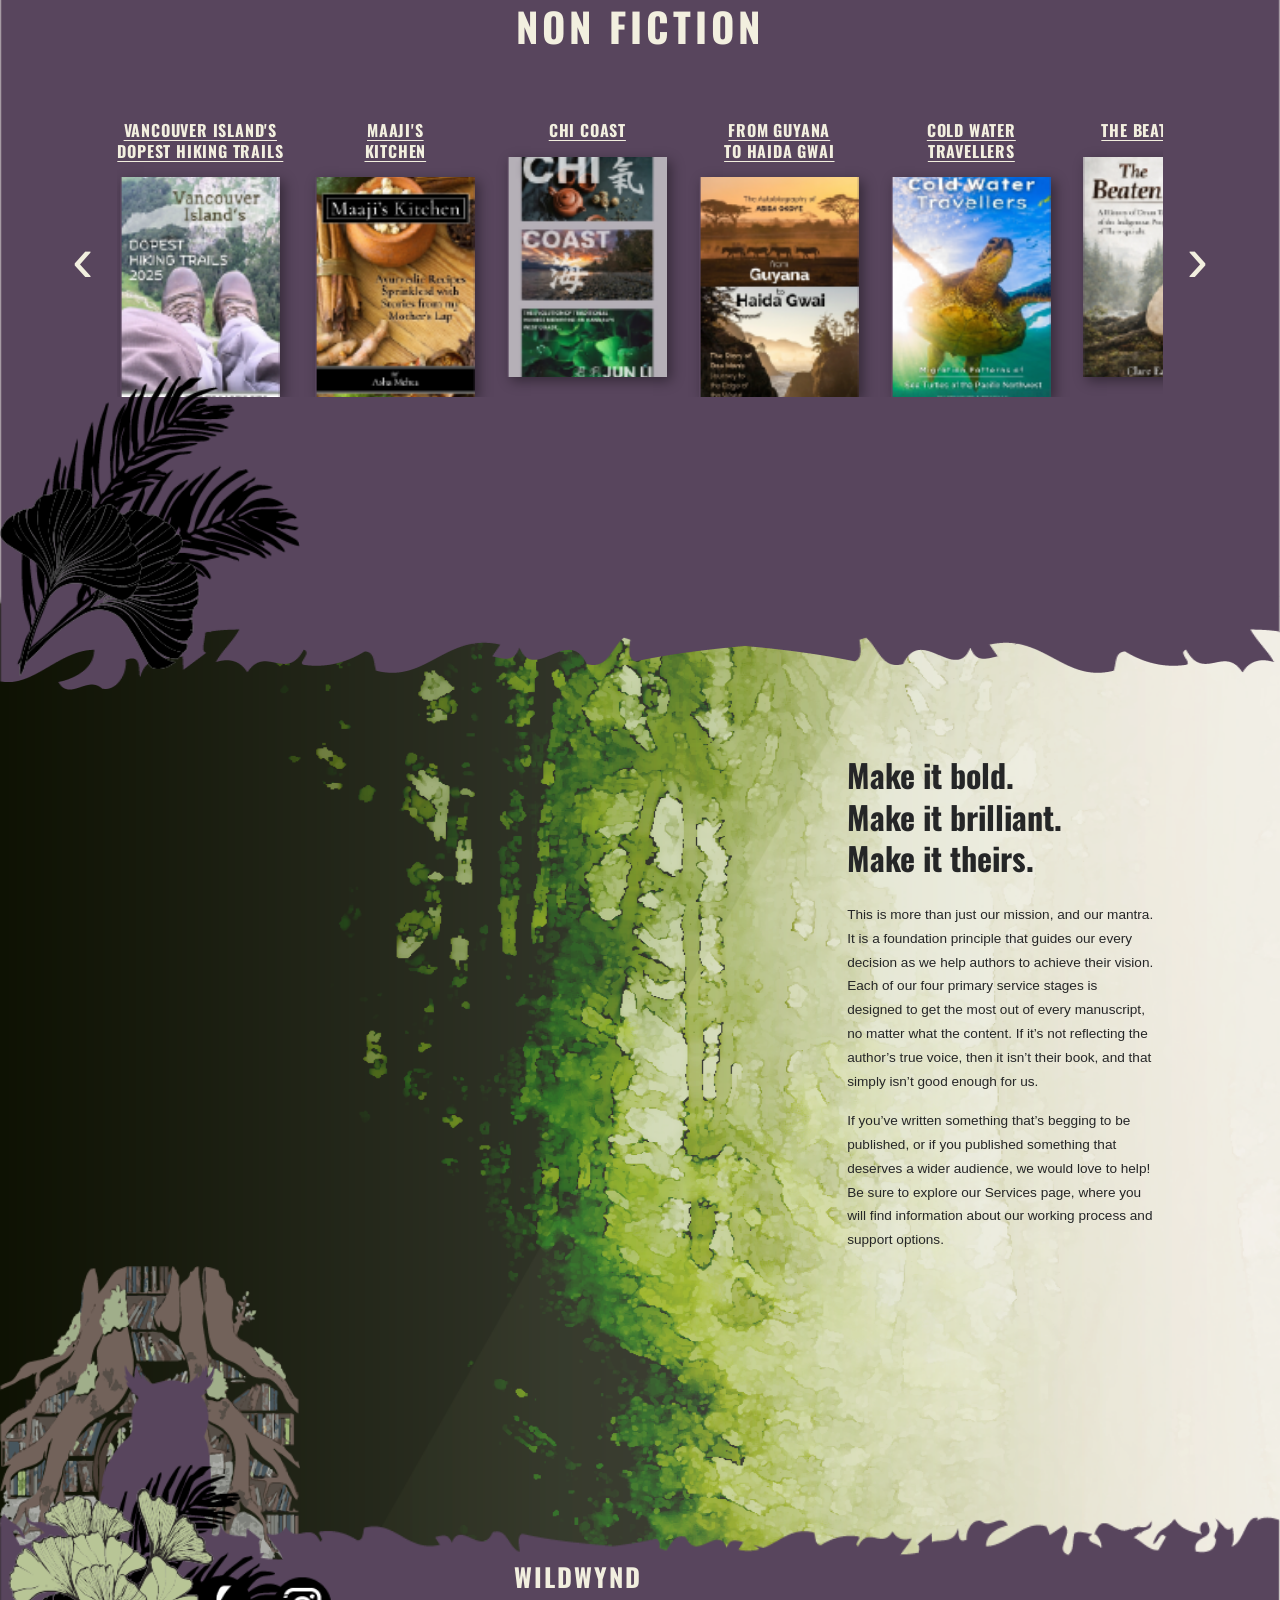
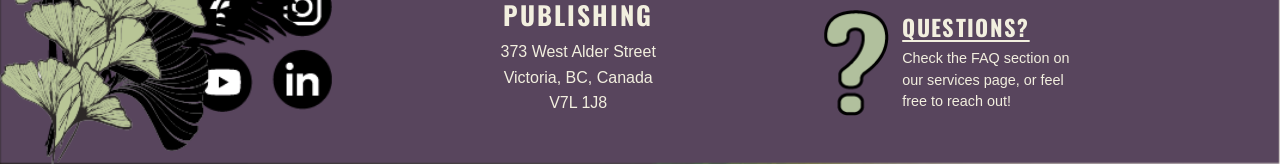
<file: portfolio.html>
<!doctype html>
<html lang="en">
  <head>
    <meta charset="UTF-8" />
    <meta name="viewport" content="width=device-width, initial-scale=1.0" />
    <title>Portfolio — Wildwynd Publishing</title>
    <link rel="stylesheet" href="style.css" />
  </head>

  <body class="portfolio-page">
    <!-- ══════════ NAVBAR ══════════ -->
    <nav>
      <div class="nav-inner">
        <div class="nav-logo">
          <img src="assets/Logo.png" alt="Wildwynd Publishing" />
        </div>
        <div class="nav-links">
          <div class="nav-link-wrap">
            <img
              class="leaf-bg"
              src="assets/Link_backdrop.png"
              alt=""
              aria-hidden="true"
            />
            <a href="index.html">HOME</a>
          </div>
          <div class="nav-link-wrap">
            <img
              class="leaf-bg"
              src="assets/Link_backdrop.png"
              alt=""
              aria-hidden="true"
            />
            <a href="about.html">ABOUT</a>
          </div>
          <div class="nav-link-wrap">
            <img
              class="leaf-bg"
              src="assets/Link_backdrop.png"
              alt=""
              aria-hidden="true"
            />
            <a href="portfolio.html">PORTFOLIO</a>
          </div>
          <div class="nav-link-wrap">
            <img
              class="leaf-bg"
              src="assets/Link_backdrop.png"
              alt=""
              aria-hidden="true"
            />
            <a href="services.html">SERVICES</a>
          </div>
          <div class="nav-link-wrap">
            <img
              class="leaf-bg"
              src="assets/Link_backdrop.png"
              alt=""
              aria-hidden="true"
            />
            <a href="contact.html">CONTACT</a>
          </div>
        </div>
      </div>
    </nav>

    <!-- ══════════ HERO SECTION ══════════ -->
    <section class="hero">
      <div class="hero-content">
        <div class="hero-text">
          <h1>OUR LIBRARY<br />IS GROWING</h1>
          <h2>
            We believe in the strength of diversity,<br />
            the power of original thinking,<br />
            and the beauty of creativity.
          </h2>
          <p>
            Wildwynd Publishing has been working hard to build a portfolio that
            reflects our values. From the wild and crazy ride of Fast Eddie, to
            the dark but beautiful world of Pahtchya Batur. From the
            lighthearted narrative of Vancouver Island’s Dopest Hiking Trails,
            to the deep and contemplative revelations of The Beaten Path. With
            so many special stories and groundbreaking perspectives to offer, we
            dare say that Wildwynd Publishing has something to offer almost
            anyone!
          </p>
        </div>
        <div class="hero-logo">
          <img src="assets/Logo.png" alt="Wildwynd Publishing" />
        </div>
      </div>
    </section>

    <!-- ══════════ FICTION + NON FICTION CAROUSELS ══════════ -->
    <section class="portfolio-carousels">
      <img
        class="portfolio-plant-left"
        src="assets/PORTFOLIO/Top_left_plant.png"
        alt=""
        aria-hidden="true"
      />
      <img
        class="portfolio-plant-right"
        src="assets/PORTFOLIO/Top_right_plant.png"
        alt=""
        aria-hidden="true"
      />

      <!-- FICTION -->
      <div class="portfolio-carousel-inner">
        <h2 class="carousel-heading">FICTION</h2>
        <div class="carousel-wrapper">
          <button class="carousel-btn carousel-btn--prev" aria-label="Previous">
            &#8249;
          </button>
          <div class="carousel-track-container">
            <div class="carousel-track" id="fiction-track">
              <div class="carousel-item" data-book="1">
                <a href="#">SEXY CENTAUR &<br />BADASS BIRDMAN</a>
                <img
                  src="assets/PORTFOLIO/book1_thumb.png"
                  alt="Sexy Centaur and Badass Birdman"
                />
              </div>

              <div class="carousel-item" data-book="2">
                <a href="#">SALT IN<br />HER EYE</a>
                <img
                  src="assets/PORTFOLIO/Book2_thumb.png"
                  alt="Salt in Her Eye"
                />
              </div>

              <div class="carousel-item" data-book="3">
                <a href="#">FAST EDDIE</a>
                <img src="assets/PORTFOLIO/Book3_thumb.png" alt="Fast Eddie" />
              </div>

              <div class="carousel-item" data-book="4">
                <a href="#">PAHTCHYA<br />BATUR</a>
                <img
                  src="assets/PORTFOLIO/Book4_thumb.png"
                  alt="Pahtchya Batur"
                />
              </div>

              <div class="carousel-item" data-book="5">
                <a href="#">ADVENTURES OF THE<br />SCHOLARLY OWLS</a>
                <img
                  src="assets/PORTFOLIO/Book5_thumb.png"
                  alt="Adventures of the Scholarly Owls"
                />
              </div>

              <div class="carousel-item" data-book="6">
                <a href="#">EXCURSIONS INTO<br />ANOTHER DIMENSION</a>
                <img
                  src="assets/PORTFOLIO/Book6_thumb.png"
                  alt="Excursions into Another Dimension"
                />
              </div>
            </div>
          </div>
          <button class="carousel-btn carousel-btn--next" aria-label="Next">
            &#8250;
          </button>
        </div>
      </div>

      <!-- NON FICTION -->
      <div class="portfolio-carousel-inner">
        <h2 class="carousel-heading">NON FICTION</h2>
        <div class="carousel-wrapper">
          <button class="carousel-btn carousel-btn--prev" aria-label="Previous">
            &#8249;
          </button>
          <div class="carousel-track-container">
            <div class="carousel-track" id="nonfiction-track">
              <div class="carousel-item" data-book="7">
                <a href="#">VANCOUVER ISLAND'S<br />DOPEST HIKING TRAILS</a>
                <img
                  src="assets/PORTFOLIO/Book7_thumb.png"
                  alt="Dopest Hiking Trails"
                />
              </div>

              <div class="carousel-item" data-book="8">
                <a href="#">MAAJI'S<br />KITCHEN</a>
                <img
                  src="assets/PORTFOLIO/Book8_thumb.png"
                  alt="Maaji's Kitchen"
                />
              </div>

              <div class="carousel-item" data-book="9">
                <a href="#">CHI COAST</a>
                <img src="assets/PORTFOLIO/Book9_thumb.png" alt="Chi Coast" />
              </div>

              <div class="carousel-item" data-book="10">
                <a href="#">FROM GUYANA<br />TO HAIDA GWAI</a>
                <img
                  src="assets/PORTFOLIO/Book10_thumb.png"
                  alt="From Guyana to Haida Gwai"
                />
              </div>

              <div class="carousel-item" data-book="11">
                <a href="#">COLD WATER<br />TRAVELLERS</a>
                <img
                  src="assets/PORTFOLIO/Book11_thumb.png"
                  alt="Cold Water Travellers"
                />
              </div>

              <div class="carousel-item" data-book="12">
                <a href="#">THE BEATEN PATH</a>
                <img
                  src="assets/PORTFOLIO/Book12_thumb.png"
                  alt="The Beaten Path"
                />
              </div>
            </div>
          </div>
          <button class="carousel-btn carousel-btn--next" aria-label="Next">
            &#8250;
          </button>
        </div>
      </div>
    </section>

    <!-- ══════════ BOTTOM SECTION ══════════ -->
    <section class="bottom-portfolio">
      <img
        class="bottom-portfolio-graphic"
        src="assets/PORTFOLIO/Port_Bottom_left_graphic.png"
        alt=""
        aria-hidden="true"
      />

      <div class="bottom-portfolio-content">
        <div class="bottom-portfolio-text">
          <h3>
            Make it bold.<br />
            Make it brilliant.<br />
            Make it theirs.
          </h3>
          <p>
            This is more than just our mission, and our mantra. It is a
            foundation principle that guides our every decision as we help
            authors to achieve their vision. Each of our four primary service
            stages is designed to get the most out of every manuscript, no
            matter what the content. If it’s not reflecting the author’s true
            voice, then it isn’t their book, and that simply isn’t good enough
            for us.
          </p>
          <p>
            If you’ve written something that’s begging to be published, or if
            you published something that deserves a wider audience, we would
            love to help! Be sure to explore our Services page, where you will
            find information about our working process and support options.
          </p>
        </div>
      </div>
    </section>

    <!-- ══════════ FOOTER ══════════ -->
    <footer>
      <img
        class="footer-plant"
        src="assets/Footer_Plant.png"
        alt=""
        aria-hidden="true"
      />
      <div class="footer-inner">
        <div class="footer-socials">
          <img
            src="assets/Socials.png"
            alt="Facebook, Instagram, YouTube, LinkedIn"
          />
        </div>
        <div class="footer-address">
          <h3>WILDWYND PUBLISHING</h3>
          <p>373 West Alder Street<br />Victoria, BC, Canada<br />V7L 1J8</p>
        </div>
        <div class="footer-questions">
          <img
            class="q-mark"
            src="assets/Questions.png"
            alt=""
            aria-hidden="true"
          />
          <div class="footer-questions-text">
            <a href="contact.html" id="footer-questions-link">QUESTIONS?</a>
            <p>
              Check the FAQ section on our services page, or feel free to reach
              out!
            </p>
          </div>
        </div>
      </div>
    </footer>
    <!-- ══════════ BOOK MODALS ══════════ -->
    <div class="modal-overlay" id="modal-overlay">
      <div class="modal-card">
        <button class="modal-close" id="modal-close">&#10005;</button>
        <div class="modal-content">
          <img
            class="modal-cover"
            id="modal-cover"
            src="assets/Portfolio_cards/book1.png"
            alt=""
          />
          <h2 class="modal-title" id="modal-title">
            SEXY CENTAUR AND BADASS BIRDMAN
          </h2>
          <h3 class="modal-author" id="modal-author">Stewbert Filthwell</h3>
          <h4 class="modal-meta" id="modal-meta">
            April 2025 Fantasy, Adventure, Humour
          </h4>
          <div class="modal-body" id="modal-body">
            <p>
              In a hidden valley where myth still breathes, a battle-hardened
              centaur and a sharp-eyed winged warrior stand at the edge of a
              decision that will shape two worlds. Long dismissed as a mere
              legend, these two ill fated rogues are dragged into the spotlight
              and forced into action when a growing human expansion threatens
              the fragile boundary between the seen and the unseen worlds. Their
              seemingly impossible partnership will drag you through a harrowing
              adventure full of sharp turns and unexpected kicks as they fight
              to protect the secrets of their world.
            </p>
            <p>
              Stewbert Fillthewell delivers a cinematic fantasy rooted in
              loyalty, pride, and uneasy alliance. Lush landscapes and
              character-driven tension anchor this sweeping tale of resistance,
              identity, and courage under pressure. And don’t forget to laugh.
            </p>
          </div>
          <div class="modal-links">
            <a class="modal-back" href="portfolio.html">BACK TO PORTFOLIO</a>
            <a class="modal-buy" id="modal-buy" href="#">BUY NOW</a>
          </div>
        </div>
      </div>
    </div>
    <script src="script.js"></script>
  </body>
</html>
</file>
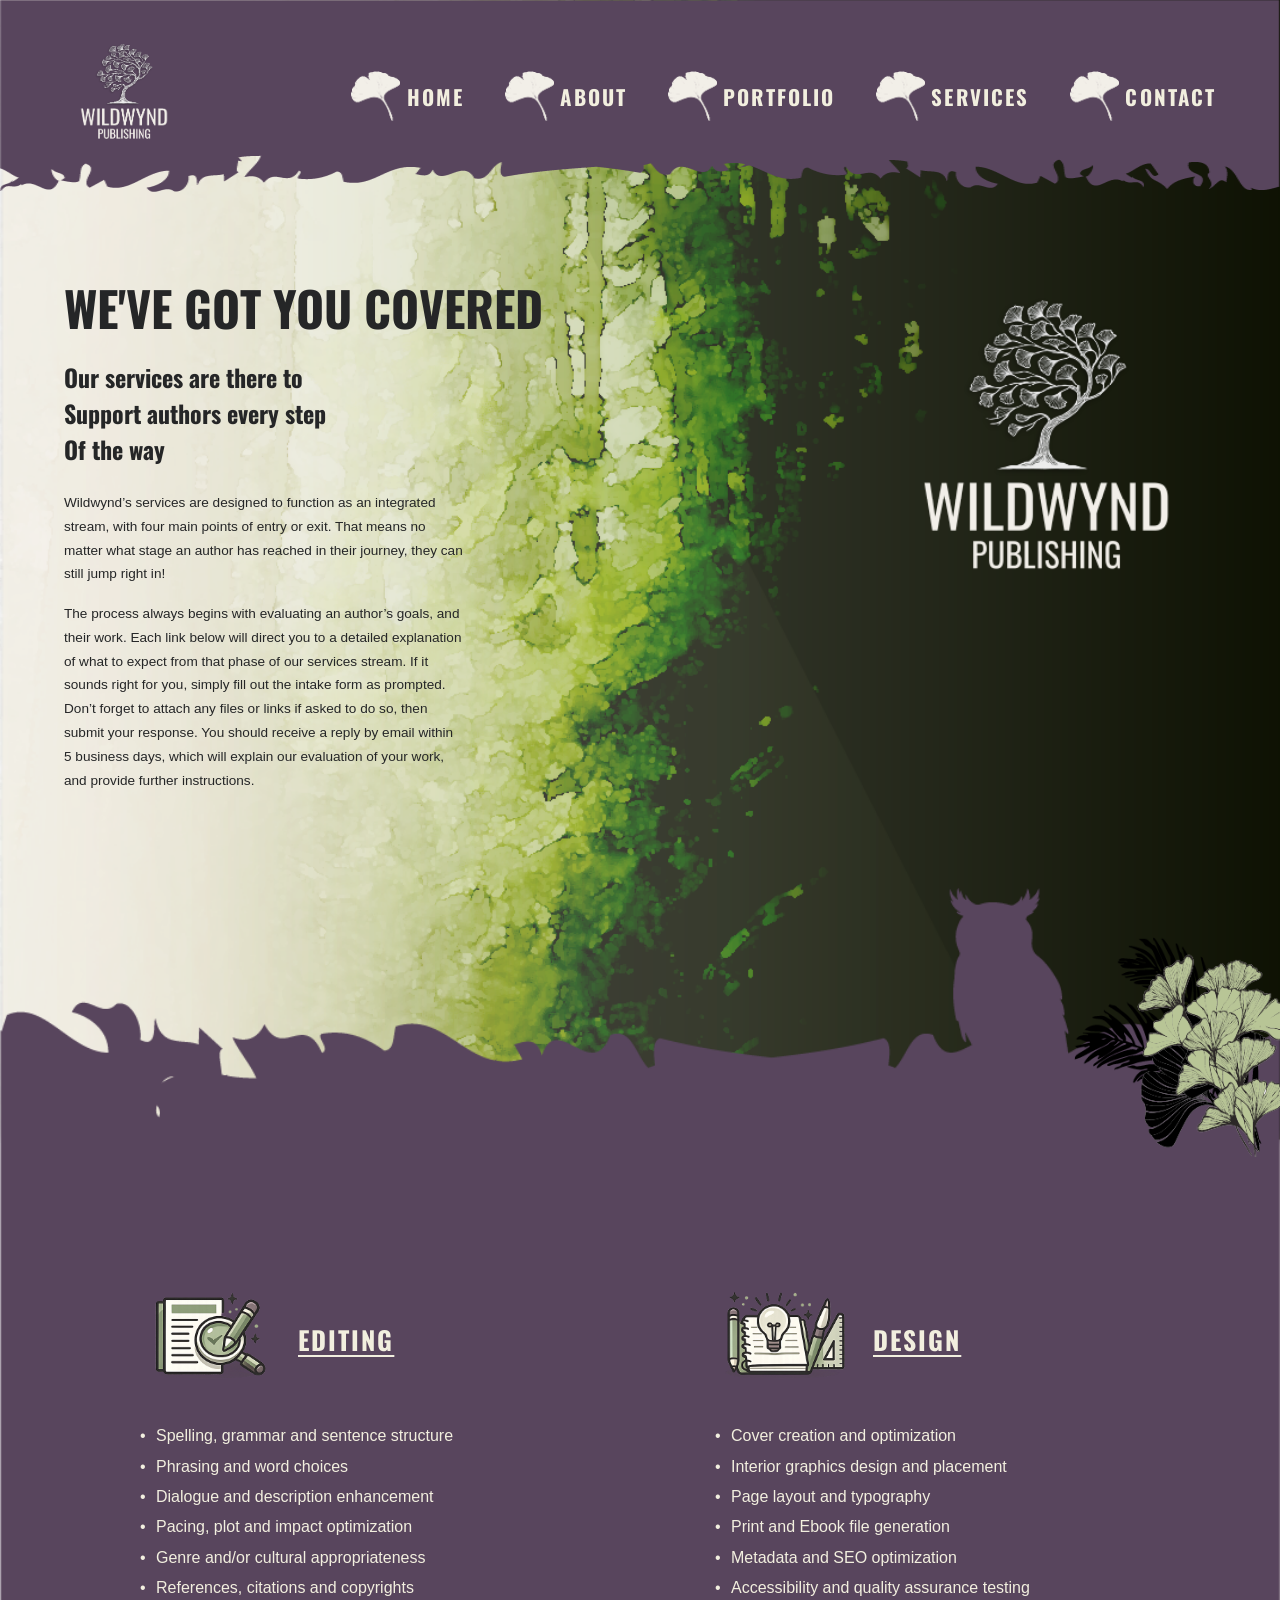
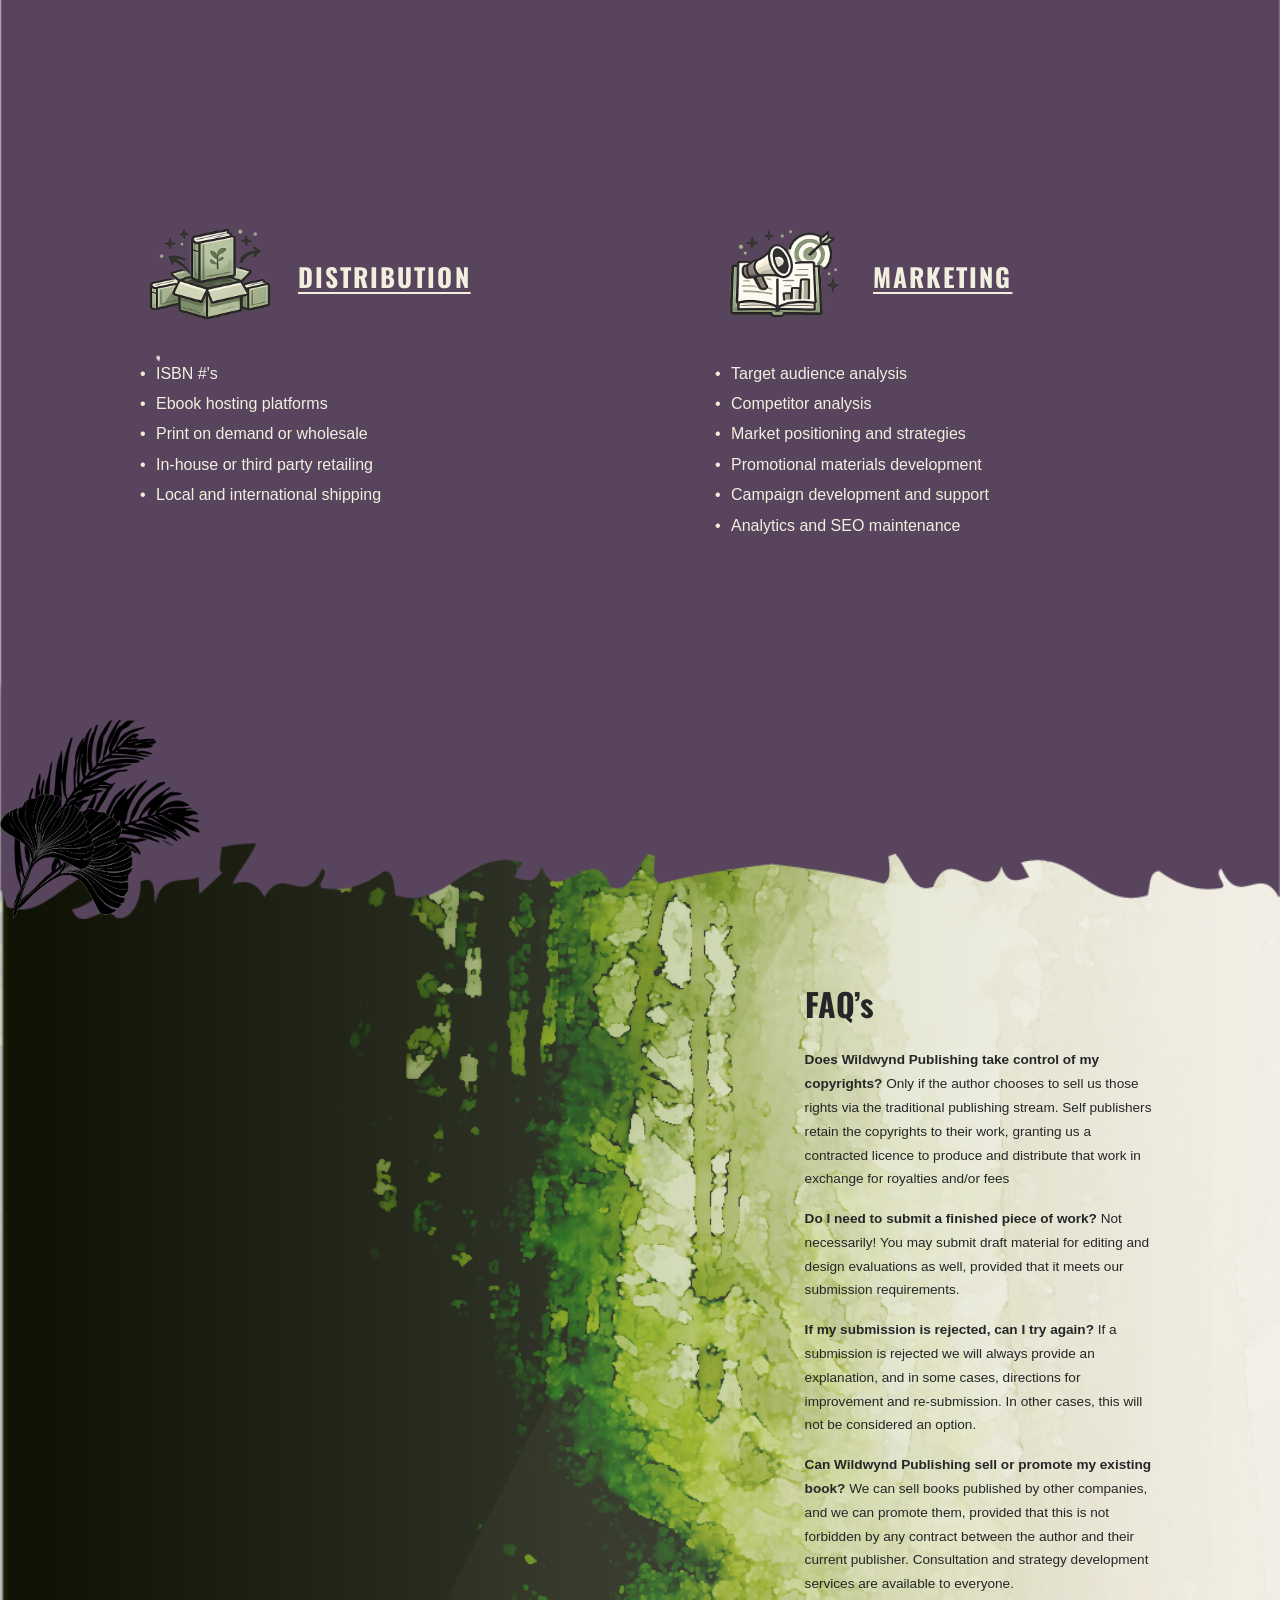
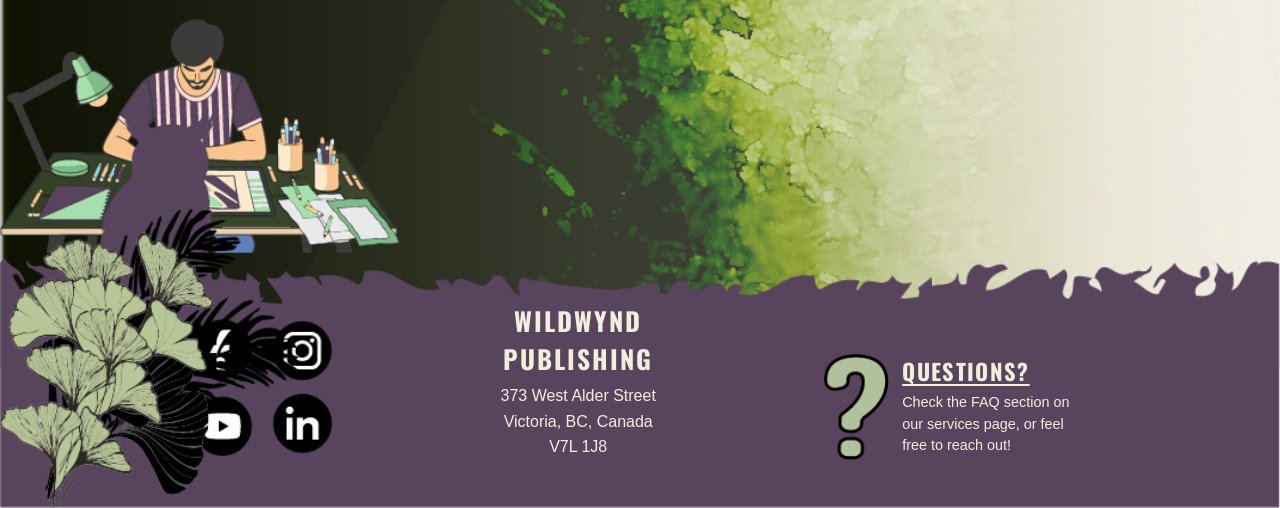
<file: Services.html>
<!doctype html>
<html lang="en">
  <head>
    <meta charset="UTF-8" />
    <meta name="viewport" content="width=device-width, initial-scale=1.0" />
    <title>Wildwynd Publishing</title>
    <link rel="stylesheet" href="style.css" />
  </head>

  <body class="service-page">
    <!-- ══════════ NAVBAR ══════════ -->
    <nav>
      <div class="nav-inner">
        <div class="nav-logo">
          <img src="assets/Logo.png" alt="Wildwynd Publishing" />
        </div>

        <div class="nav-links">
          <div class="nav-link-wrap">
            <img
              class="leaf-bg"
              src="assets/Link_backdrop.png"
              alt=""
              aria-hidden="true"
            />
            <a href="index.html">HOME</a>
          </div>
          <div class="nav-link-wrap">
            <img
              class="leaf-bg"
              src="assets/Link_backdrop.png"
              alt=""
              aria-hidden="true"
            />
            <a href="about.html">ABOUT</a>
          </div>
          <div class="nav-link-wrap">
            <img
              class="leaf-bg"
              src="assets/Link_backdrop.png"
              alt=""
              aria-hidden="true"
            />
            <a href="portfolio.html">PORTFOLIO</a>
          </div>
          <div class="nav-link-wrap">
            <img
              class="leaf-bg"
              src="assets/Link_backdrop.png"
              alt=""
              aria-hidden="true"
            />
            <a href="services.html">SERVICES</a>
          </div>
          <div class="nav-link-wrap">
            <img
              class="leaf-bg"
              src="assets/Link_backdrop.png"
              alt=""
              aria-hidden="true"
            />
            <a href="contact.html">CONTACT</a>
          </div>
        </div>
      </div>
    </nav>
    <!-- ══════════ HERO SECTION ══════════ -->
    <section class="hero">
      <div class="hero-content">
        <div class="hero-text">
          <h1>WE'VE GOT YOU COVERED</h1>
          <h2>
            Our services are there to<br />
            Support authors every step<br />
            Of the way
          </h2>
          <p>
            Wildwynd’s services are designed to function as an integrated
            stream, with four main points of entry or exit. That means no matter
            what stage an author has reached in their journey, they can still
            jump right in!
          </p>
          <p>
            The process always begins with evaluating an author’s goals, and
            their work. Each link below will direct you to a detailed
            explanation of what to expect from that phase of our services
            stream. If it sounds right for you, simply fill out the intake form
            as prompted. Don’t forget to attach any files or links if asked to
            do so, then submit your response. You should receive a reply by
            email within 5 business days, which will explain our evaluation of
            your work, and provide further instructions.
          </p>
        </div>

        <div class="hero-logo">
          <img src="assets/Logo.png" alt="Wildwynd Publishing" />
        </div>
      </div>
    </section>

    <!-- ══════════ SERVICES PURPLE SECTION ══════════ -->
    <section class="services-section">
      <img
        class="services-bg"
        src="assets/SERVICES/Services_backdrop.png"
        alt=""
      />
      <img
        class="services-plant-right"
        src="assets/SERVICES/top_right_plant.png"
        alt=""
      />
      <img
        class="services-plant-left"
        src="assets/SERVICES/middle_left_plant.png"
        alt=""
      />

      <div class="services-container">
        <div class="services-blocks-grid">
          <!-- EDITING -->
          <div class="service-block" data-service="editing">
            <div class="service-head">
              <img src="assets/SERVICES/Editing_Icon.png" alt="" />
              <h3><a href="#">EDITING</a></h3>
            </div>

            <ul>
              <li>Spelling, grammar and sentence structure</li>
              <li>Phrasing and word choices</li>
              <li>Dialogue and description enhancement</li>
              <li>Pacing, plot and impact optimization</li>
              <li>Genre and/or cultural appropriateness</li>
              <li>References, citations and copyrights</li>
            </ul>
          </div>

          <!-- DESIGN -->
          <div class="service-block" data-service="design">
            <div class="service-head">
              <img src="assets/SERVICES/Design_icon.png" alt="" />
              <h3><a href="#">DESIGN</a></h3>
            </div>

            <ul>
              <li>Cover creation and optimization</li>
              <li>Interior graphics design and placement</li>
              <li>Page layout and typography</li>
              <li>Print and Ebook file generation</li>
              <li>Metadata and SEO optimization</li>
              <li>Accessibility and quality assurance testing</li>
            </ul>
          </div>

          <!-- DISTRIBUTION -->
          <div class="service-block" data-service="distribution">
            <div class="service-head">
              <img src="assets/SERVICES/Distribution_icon.png" alt="" />
              <h3><a href="#">DISTRIBUTION</a></h3>
            </div>

            <ul>
              <li>ISBN #'s</li>
              <li>Ebook hosting platforms</li>
              <li>Print on demand or wholesale</li>
              <li>In-house or third party retailing</li>
              <li>Local and international shipping</li>
            </ul>
          </div>

          <!-- MARKETING -->
          <div class="service-block" data-service="marketing">
            <div class="service-head">
              <img src="assets/SERVICES/Marketing_icon.png" alt="" />
              <h3><a href="#">MARKETING</a></h3>
            </div>

            <ul>
              <li>Target audience analysis</li>
              <li>Competitor analysis</li>
              <li>Market positioning and strategies</li>
              <li>Promotional materials development</li>
              <li>Campaign development and support</li>
              <li>Analytics and SEO maintenance</li>
            </ul>
          </div>
        </div>
      </div>
    </section>

    <!-- ══════════ BOTTOM CONTENT SECTION ══════════ -->
    <!-- Full bleed — Home_BG.png (body bg) shows through -->
    <!-- Content sits on RIGHT side per reference -->
    <section class="bottom-service">
      <img
        class="bottom-service-graphic"
        src="assets/SERVICES/bottom_left_graphic.png"
        alt=""
        aria-hidden="true"
      />

      <div class="bottom-service-content">
        <div class="bottom-service-text">
          <h3>FAQ’s</h3>
          <p>
            <strong
              >Does Wildwynd Publishing take control of my copyrights?</strong
            >
            Only if the author chooses to sell us those rights via the
            traditional publishing stream. Self publishers retain the copyrights
            to their work, granting us a contracted licence to produce and
            distribute that work in exchange for royalties and/or fees
          </p>
          <p>
            <strong>Do I need to submit a finished piece of work?</strong> Not
            necessarily! You may submit draft material for editing and design
            evaluations as well, provided that it meets our submission
            requirements.
          </p>
          <p>
            <strong>If my submission is rejected, can I try again?</strong>
            If a submission is rejected we will always provide an explanation,
            and in some cases, directions for improvement and re-submission. In
            other cases, this will not be considered an option.
          </p>
          <p>
            <strong
              >Can Wildwynd Publishing sell or promote my existing book?
            </strong>
            We can sell books published by other companies, and we can promote
            them, provided that this is not forbidden by any contract between
            the author and their current publisher. Consultation and strategy
            development services are available to everyone.
          </p>
        </div>
      </div>
    </section>

    <!-- ══════════ FOOTER ══════════ -->
    <footer>
      <img
        class="footer-plant"
        src="assets/Footer_Plant.png"
        alt=""
        aria-hidden="true"
      />

      <div class="footer-inner">
        <div class="footer-socials">
          <img
            src="assets/Socials.png"
            alt="Facebook, Instagram, YouTube, LinkedIn"
          />
        </div>

        <div class="footer-address">
          <h3>WILDWYND PUBLISHING</h3>
          <p>373 West Alder Street<br />Victoria, BC, Canada<br />V7L 1J8</p>
        </div>

        <div class="footer-questions">
          <img
            class="q-mark"
            src="assets/Questions.png"
            alt=""
            aria-hidden="true"
          />
          <div class="footer-questions-text">
            <a href="contact.html" id="footer-questions-link">QUESTIONS?</a>
            <p>
              Check the FAQ section on our services page, or feel free to reach
              out!
            </p>
          </div>
        </div>
      </div>
    </footer>
    <!-- ══════════ SERVICE MODALS ══════════ -->
    <div class="modal-overlay" id="service-modal-overlay">
      <div class="modal-card">
        <button class="modal-close" id="service-modal-close">&#10005;</button>
        <div class="modal-content">
          <div class="service-modal-header">
            <img
              class="service-modal-icon"
              id="service-modal-icon"
              src="assets/Services_cards/design_icon_large.png"
              alt=""
            />
            <h2 class="modal-title" id="service-modal-title"></h2>
          </div>
          <div class="modal-body" id="service-modal-body"></div>
          <div class="modal-links">
            <a class="modal-back" id="service-modal-next" href="#">NEXT STEP</a>
            <a class="modal-buy" id="service-modal-submit" href="#"
              >SUBMIT A REQUEST</a
            >
          </div>
        </div>
      </div>
    </div>
    <script src="script.js"></script>
  </body>
</html>
</file>
<file: style.css>
/* ============================================================
   WILDWYND PUBLISHING — Global Stylesheet
   ============================================================ */

@import url("https://fonts.googleapis.com/css2?family=Oswald:wght@700&display=swap");

:root {
  --ash-plum: #85465d;
  --carbon-black: #252627;
  --botanical-sage: #8bb18f;
  --soft-ivory: #f2efdf;
  --link-hover: #8bb18f;
  --link-visited: #c1abc6;

  --font-heading: "Oswald", "Arial Narrow", sans-serif;
  --font-body: "Century Gothic", "Futura", "Trebuchet MS", sans-serif;
}

*,
*::before,
*::after {
  box-sizing: border-box;
  margin: 0;
  padding: 0;
}
html {
  scroll-behavior: smooth;
}

body {
  font-family: var(--font-body);
  overflow-x: hidden;
  background-image: url("assets/Home_BG.png");
  background-size: 100% auto;
  background-position: center top;
  background-repeat: no-repeat;
  min-height: 100vh;
}

/* ============================================================
   NAVBAR
   Nav_backdrop.png 1081×192 — background
   Link_backdrop.png 51×51 — leaf BESIDE each label
   Logo on left side
   ============================================================ */
nav {
  position: relative;
  width: 100%;
  background-image: url("assets/Nav_backdrop.png");
  background-size: 100% 100%;
  background-repeat: no-repeat;
  min-height: 192px;
}

.nav-inner {
  position: absolute;
  top: 0;
  left: 0;
  right: 0;
  bottom: 0;
  display: flex;
  align-items: center;
  justify-content: space-between;
  padding: 0 4rem;
}

/* Logo on left */
.nav-logo img {
  width: 120px;
  object-fit: contain;
}

/* Links group centred */
.nav-links {
  display: flex;
  align-items: center;
  gap: 2.5rem;
  flex: 1;
  justify-content: end;
}

/* Each item: leaf + label side by side */
.nav-link-wrap {
  display: flex;
  flex-direction: row;
  align-items: center;
  gap: 0.4rem;
}

.nav-link-wrap img.leaf-bg {
  width: 50px;
  height: 50px;
  object-fit: contain;
}

.nav-link-wrap a {
  font-family: var(--font-heading);
  font-size: 1.3rem;
  font-weight: 700;
  letter-spacing: 0.1em;
  color: var(--soft-ivory);
  text-decoration: none;
  text-transform: uppercase;
  white-space: nowrap;
}

a:visited {
  color: inherit;
}

.nav-link-wrap a:visited {
  color: var(--soft-ivory);
}

/* hover */
.nav-link-wrap a:hover {
  color: var(--link-hover);
}

/* active page */
.nav-link-wrap a.active {
  color: var(--botanical-sage);
}
/* ============================================================
   HERO SECTION
   ============================================================ */
.hero {
  padding: 5rem 0 5rem;
}

.hero-content {
  display: grid;
  grid-template-columns: 55% 45%;
  max-width: 1400px;
  margin: 0 auto;
  padding: 0 4rem;
  align-items: start;
}

.hero-text h1 {
  font-family: var(--font-heading);
  font-size: 3rem;
  font-weight: 700;
  color: var(--carbon-black);
  text-transform: uppercase;
  margin-bottom: 1rem;
}

.hero-text h2 {
  font-family: var(--font-heading);
  font-size: 1.5rem;
  font-weight: 700;
  color: var(--carbon-black);
  margin-bottom: 1.5rem;
}

.hero-text p {
  font-family: var(--font-body);
  font-size: 0.85rem;
  line-height: 1.75;
  color: var(--carbon-black);
  margin-bottom: 1rem;
}

.hero-text ul {
  list-style: none;
}

.hero-text p,
.hero-text ul {
  max-width: 400px;
}

.hero-text ul li {
  font-family: var(--font-body);
  font-size: 0.85rem;
  line-height: 1.75;
  color: var(--carbon-black);
  padding-left: 1.2em;
  position: relative;
}

.hero-text ul li::before {
  content: "•";
  position: absolute;
  left: 0;
}

.hero-logo {
  display: flex;
  justify-content: flex-end;
  align-items: flex-start;
}

.hero-logo img {
  width: 340px;
}

/* ============================================================
   PURPLE MID SECTION
   content_backdrop.png — img tag sets natural height
   content overlaid absolutely on top
   ============================================================ */
.mid-section {
  position: relative;
  width: 100%;
}

.mid-section img.content-backdrop {
  width: 100%;
  display: block;
}

.mid-fungus {
  position: absolute;
  right: 0;
  top: 20%;
  width: 200px;
  pointer-events: none;
  z-index: 5;
}

.mid-fern {
  position: absolute;
  left: 0;
  bottom: 0;
  width: 120px;
  pointer-events: none;
  z-index: 5;
}

.mid-inner {
  position: absolute;
  inset: 0;
  display: flex;
  align-items: center;
  justify-content: center;
  padding: 0 4rem;
}

.mid-grid {
  display: grid;
  grid-template-columns: 1fr 1fr;
  gap: 6rem;
  width: 100%;
  max-width: 900px;
  margin-top: 100px;
}

.mid-col {
  display: flex;
  flex-direction: column;
  align-items: center;
  gap: 1rem;
}

.mid-col a {
  font-family: var(--font-heading);
  font-size: 1.8rem;
  font-weight: 700;
  color: var(--soft-ivory);
  text-decoration: underline;
  text-underline-offset: 4px;
  letter-spacing: 0.05em;
  text-transform: uppercase;
}

.mid-col a:hover {
  color: var(--link-hover);
}
/* .mid-col a:visited {
  color: var(--link-visited);
} */

.mid-col img.section-img {
  width: 100%;
  max-width: 240px;
}

.mid-col img.section-img.image2 {
  height: 325.84px;
}

.mid-col p {
  font-family: var(--font-body);
  font-size: 0.85rem;
  color: var(--soft-ivory);
  text-align: left;
  line-height: 1.6;
  max-width: 200px;
}

/* ============================================================
   BOTTOM HERO SECTION
   No background — body BG shows through
   Content on right side
   ============================================================ */
.bottom-hero {
  position: relative;
  padding: 4rem 0 6rem;
}

.bottom-left-graphic {
  position: absolute;
  left: 0;
  bottom: 0;
  width: 220px;
  pointer-events: none;
  z-index: 0;
}

.bottom-hero-content {
  max-width: 1400px;
  margin: 0 auto;
  padding: 0 4rem;
  display: flex;
  justify-content: flex-end;
}

.bottom-hero-text {
  width: 35%;
  position: relative;
  z-index: 1;
}

.bottom-hero-text h3 {
  font-family: var(--font-heading);
  font-size: 2rem;
  font-weight: 700;
  color: var(--carbon-black);
  margin-bottom: 1.5rem;
  line-height: 1.3;
}

.bottom-hero-text p {
  font-family: var(--font-body);
  font-size: 0.85rem;
  line-height: 1.75;
  color: var(--carbon-black);
  margin-bottom: 1rem;
}

.bottom-hero-text ul {
  list-style: none;
  margin-top: 1rem;
}

.bottom-hero-text ul li {
  font-family: var(--font-body);
  font-size: 0.85rem;
  line-height: 1.75;
  color: var(--carbon-black);
  padding-left: 1.2em;
  position: relative;
  margin-bottom: 0.3rem;
}

.bottom-hero-text ul li::before {
  content: "•";
  position: absolute;
  left: 0;
}

/* About */

.about-page {
  background-image: url("assets/About_BG.png");
  background-size: 100% 100%;
  background-position: center top;
  background-repeat: no-repeat;
}

/* ============================================================
   ABOUT — TOP PURPLE SECTION
   Top_backdrop.png — img sets natural height
   ============================================================ */
.top-backdrop-section {
  position: relative;
  width: 100%;
}

.top-backdrop-section img.top-backdrop {
  width: 100%;
  display: block;
}

.top-backdrop-inner {
  position: absolute;
  inset: 0;
  display: flex;
  align-items: center;
  justify-content: center;
  padding: 9rem 8rem 0;
}

.services-grid {
  display: flex;
  align-items: center;
  justify-content: center;
  gap: 1rem;
  max-width: 1100px;
  width: 100%;
}

.service-col {
  display: flex;
  flex-direction: column;
  align-items: flex-start;
  gap: 0.8rem;
  flex: 1;
}

.services-grid > img {
  width: 130px;
  flex-shrink: 0;
}

.services-divider {
  width: 6rem;
  flex-shrink: 0;
}

.service-col a {
  font-family: var(--font-heading);
  font-size: 1.5rem;
  font-weight: 700;
  color: var(--soft-ivory);
  text-decoration: underline;
  text-underline-offset: 4px;
  text-transform: uppercase;
}

.service-col a:hover {
  color: var(--link-hover);
}
/* .service-col a:visited {
  color: var(--link-visited);
} */

.service-col p {
  font-family: var(--font-body);
  font-size: 0.85rem;
  color: var(--soft-ivory);
  line-height: 1.6;
  max-width: 220px;
}

.top-fungus {
  position: absolute;
  right: 2%;
  top: 20%;
  width: 150px;
  pointer-events: none;
  z-index: 5;
}
.service-head h3 a {
  font-family: var(--font-heading);
  font-size: 1.6rem;
  color: var(--soft-ivory);
  text-decoration: underline;
  text-underline-offset: 4px;
  letter-spacing: 0.08em;
  text-transform: uppercase;
}

.service-head h3 a:hover {
  color: var(--link-hover);
}

/* ============================================================
   ABOUT — TEAM SECTIONS
   ============================================================ */
.team-section {
  padding: 4rem 0;
}

.team-content {
  display: grid;
  grid-template-columns: 1fr 1fr;
  max-width: 1400px;
  margin: 0 auto;
  padding: 10rem 4rem;
  gap: 30rem;
  align-items: start;
}

.team-photo img {
  width: 100%;
  max-width: 400px;
}

.team-text h3 {
  font-family: var(--font-heading);
  font-size: 2rem;
  font-weight: 700;
  color: var(--carbon-black);
  margin-bottom: 1rem;
  margin-left: auto;
  max-width: 350px;
}

.team-text p {
  font-family: var(--font-body);
  font-size: 1rem;
  line-height: 1.75;
  color: var(--carbon-black);
  margin-bottom: 1rem;
  max-width: 350px;
  margin-left: auto;
}

/* ============================================================
   ABOUT — MIDDLE PURPLE BANDS
   Middle_backdrops.png — img sets height, jagged both edges
   ============================================================ */
.middle-backdrop-section {
  position: relative;
  width: 100%;
}

.middle-backdrop-section img.middle-backdrop {
  width: 100%;
  display: block;
}

.middle-left-plant {
  position: absolute;
  left: 0;
  top: 40%;
  transform: translateY(-50%);
  width: 400px;
  pointer-events: none;
  z-index: 5;
}

.middle-right-plant {
  position: absolute;
  right: 0;
  top: 40%;
  transform: translateY(-50%);
  width: 400px;
  pointer-events: none;
  z-index: 5;
}

.middle-backdrop-inner {
  position: absolute;
  inset: 0;
  display: flex;
  align-items: center;
  padding: 0 8rem;
}

.middle-backdrop-center {
  justify-content: center;
}

.middle-backdrop-left {
  justify-content: flex-start;
}

.middle-service {
  display: flex;
  flex-direction: row;
  align-items: center;
  gap: 2rem;
}

.middle-service img {
  width: 120px;
  flex-shrink: 0;
}

.middle-service-text {
  display: flex;
  flex-direction: column;
  gap: 0.8rem;
}

.middle-service-text a {
  font-family: var(--font-heading);
  font-size: 1.5rem;
  font-weight: 700;
  color: var(--soft-ivory);
  text-decoration: underline;
  text-underline-offset: 4px;
  text-transform: uppercase;
}

.middle-service-text a:hover {
  color: var(--link-hover);
}

/* .middle-service-text a:visited {
  color: var(--link-visited);
} */

.middle-service-text p {
  font-family: var(--font-body);
  font-size: 0.85rem;
  color: var(--soft-ivory);
  line-height: 1.6;
  max-width: 220px;
}

/* ============================================================
   SERVICES PAGE
   ============================================================ */
.service-page {
  background-image: url("assets/SERVICES/Services_Page_BG.png");
  background-size: 100% auto;
  background-position: center -150px;
  background-repeat: no-repeat;
}

.services-section {
  position: relative;
  width: 100%;
}

.services-bg {
  width: 100%;
  display: block;
}

.services-container {
  position: absolute;
  inset: 0;
  display: flex;
  justify-content: center;
  align-items: center;
}

.services-blocks-grid {
  width: 100%;
  max-width: 1000px;
  display: grid;
  grid-template-columns: 1fr 1fr;
  column-gap: 150px;
  row-gap: 200px;
}

.service-block {
  color: var(--soft-ivory);
}

.service-head {
  display: flex;
  align-items: center;
  gap: 18px;
  margin-bottom: 15px;
}

.service-head img {
  width: 140px;
}

.service-head h3 {
  font-family: var(--font-heading);
  font-size: 2rem;
  letter-spacing: 0.08em;
  text-transform: uppercase;
  color: var(--soft-ivory);
}

.service-block ul {
  list-style: none;
  padding: 0;
}

.service-block ul li {
  position: relative;
  padding-left: 16px;
  font-family: var(--font-body);
  font-size: 1rem;
  line-height: 1.9;
  color: var(--soft-ivory);
}

.service-block ul li::before {
  content: "•";
  position: absolute;
  left: 0;
}

.services-plant-right {
  position: absolute;
  right: -14px;
  top: 3%;
  width: 220px;
}

.services-plant-left {
  position: absolute;
  left: 0;
  bottom: 0%;
  width: 200px;
}

.bottom-service {
  position: relative;
  padding: 4rem 0 6rem;
}

.bottom-service-graphic {
  position: absolute;
  left: 0;
  bottom: -145px;
  width: 400px;
  pointer-events: none;
}

.bottom-service-content {
  max-width: 900px;
  margin: 0 auto;
  padding: 0 4rem;
  display: flex;
  justify-content: flex-end;
  padding-left: 4rem;
  margin-right: 4rem;
}

.bottom-service-text {
  width: 45%;
}

.bottom-service-text h3 {
  font-family: var(--font-heading);
  font-size: 2rem;
  font-weight: 700;
  color: var(--carbon-black);
  margin-bottom: 1.5rem;
  line-height: 1.3;
}

.bottom-service-text p {
  font-family: var(--font-body);
  font-size: 0.85rem;
  line-height: 1.75;
  color: var(--carbon-black);
  margin-bottom: 1rem;
}

/* ============================================================
   PORTFOLIO PAGE
   ============================================================ */
.portfolio-page {
  background-image: url("assets/PORTFOLIO/Portfolio_BG.png");
  background-size: 100% 100%;
  background-position: center top;
  background-repeat: no-repeat;
}

/* PORTFOLIO — HERO */
.portfolio-page .hero-text h2 {
  font-size: 1.8rem;
  color: var(--carbon-black);
  margin-bottom: 2rem;
}
.portfolio-page .hero-text h1 {
  margin-bottom: 2rem;
}

.portfolio-page .hero-text h2 {
  margin-bottom: 2rem;
}

.portfolio-page .hero-text p {
  margin-top: 1.5rem;
}

/* PORTFOLIO — CAROUSEL SECTION */
.portfolio-carousels {
  position: relative;
  width: 100%;
  background-image: url("assets/PORTFOLIO/content_backdrop.png");
  background-size: 100% 100%;
  background-repeat: no-repeat;
  padding: 6rem 4rem 8rem;
  min-height: 1400px;
}

.portfolio-backdrop {
  display: none;
}

.portfolio-plant-left {
  position: absolute;
  left: 0;
  bottom: 1%;
  width: 300px;
  pointer-events: none;
  z-index: 5;
}

.portfolio-plant-right {
  position: absolute;
  right: 0;
  top: 5%;
  width: 300px;
  pointer-events: none;
  z-index: 5;
}

.portfolio-carousel-inner {
  display: flex;
  flex-direction: column;
  align-items: center;
  max-width: 1200px;
  margin: 0 auto;
}

.portfolio-carousel-inner + .portfolio-carousel-inner {
  margin-top: 3rem;
}

.carousel-heading {
  font-family: var(--font-heading);
  font-size: 2.5rem;
  font-weight: 700;
  color: var(--soft-ivory);
  letter-spacing: 0.1em;
  text-transform: uppercase;
  margin-bottom: 4rem;
}

.carousel-wrapper {
  display: flex;
  align-items: center;
  gap: 1rem;
  width: 100%;
}

.carousel-track-container {
  overflow: hidden;
  flex: 1;
}

.carousel-track {
  display: flex;
  gap: 2rem;
  transition: transform 0.4s ease;
}

.carousel-item {
  display: flex;
  flex-direction: column;
  align-items: center;
  gap: 1rem;
  min-width: 160px;
  flex-shrink: 0;
}

.carousel-item a {
  font-family: var(--font-heading);
  font-size: 1rem;
  font-weight: 700;
  color: var(--soft-ivory);
  text-decoration: underline;
  text-underline-offset: 3px;
  text-transform: uppercase;
  text-align: center;
  letter-spacing: 0.05em;
  line-height: 1.3;
}

.carousel-item a:hover {
  color: var(--link-hover);
}

/* .carousel-item a:visited {
  color: var(--link-visited);
} */

.carousel-item img {
  width: 160px;
  height: 220px;
  object-fit: cover;
  box-shadow: 4px 4px 12px rgba(0, 0, 0, 0.4);
}

.carousel-btn {
  background: none;
  border: none;
  color: var(--soft-ivory);
  font-size: 4rem;
  cursor: pointer;
  line-height: 1;
  padding: 0 0.5rem;
  flex-shrink: 0;
  transition: color 0.2s;
}

.carousel-btn:hover {
  color: var(--link-hover);
}

/* PORTFOLIO — BOTTOM SECTION */
.bottom-portfolio {
  position: relative;
  padding: 4rem 0 6rem;
}

.bottom-portfolio-graphic {
  position: absolute;
  left: 0;
  bottom: -30%;
  width: 300px;
  pointer-events: none;
  z-index: 0;
}

.bottom-portfolio-content {
  max-width: 900px;
  margin: 0 auto;
  padding: 0 4rem;
  display: flex;
  justify-content: flex-end;
  margin-right: 60px;
}

.bottom-portfolio-text {
  width: 40%;
  position: relative;
  z-index: 1;
}

.bottom-portfolio-text h3 {
  font-family: var(--font-heading);
  font-size: 2rem;
  font-weight: 700;
  color: var(--carbon-black);
  margin-bottom: 1.5rem;
  line-height: 1.3;
}

.bottom-portfolio-text p {
  font-family: var(--font-body);
  font-size: 0.85rem;
  line-height: 1.75;
  color: var(--carbon-black);
  margin-bottom: 1rem;
}

.portfolio-carousel-inner:first-of-type {
  margin-top: 10rem;
}

/* ============================================================
   CONTACT PAGE
   ============================================================ */
.contact-page {
  background-image: url("assets/Contact_Page_Bg.png");
  background-position: center top;
  background-repeat: no-repeat;
  background-size: 100% 100%;
  min-height: 1400px;
}

/* CONTACT — PURPLE SECTION */
.contact-section {
  position: relative;
  width: 100%;
  background-image: url("assets/content_backdrop.png");
  background-size: 100% 100%;
  background-repeat: no-repeat;
  min-height: 500px;
  padding: 5rem 8rem 6rem;
  position: relative;
  width: 100%;
  min-height: 600px;
}

.contact-backdrop {
  display: none;
  width: 100%;
}

.contact-section-inner {
  position: absolute;
  inset: 0;
  display: flex;
  flex-direction: column;
  justify-content: center;
  gap: 3rem;
  padding: 5rem 8rem;
  max-width: 600px;
  margin-top: 60px;
  left: 50%;
  transform: translateX(-50%);
}

.contact-fungus {
  position: absolute;
  right: 0;
  top: 0;
  width: 180px;
  pointer-events: none;
  z-index: 5;
}

.contact-plant-left {
  position: absolute;
  left: 0;
  bottom: 0;
  width: 220px;
  pointer-events: none;
  z-index: 5;
}

.contact-inquiry {
  display: flex;
  flex-direction: row;
  align-items: flex-start;
  gap: 1.5rem;
}

.contact-inquiry img {
  width: 80px;
  flex-shrink: 0;
}

.contact-inquiry-text {
  display: flex;
  flex-direction: column;
  gap: 0.6rem;
}

.contact-inquiry-text a {
  font-family: var(--font-heading);
  font-size: 1.4rem;
  font-weight: 700;
  color: var(--soft-ivory);
  text-decoration: underline;
  text-underline-offset: 3px;
  text-transform: uppercase;
  letter-spacing: 0.06em;
}

.contact-inquiry-text a:hover {
  color: var(--link-hover);
}

/* .contact-inquiry-text a:visited {
  color: var(--link-visited);
} */

.contact-inquiry-text p {
  font-family: var(--font-body);
  font-size: 0.85rem;
  color: var(--soft-ivory);
  line-height: 1.6;
  max-width: 260px;
}

.bottom-contact {
  position: relative;
  padding: 4rem 0 6rem;
}

.bottom-contact-graphic {
  position: absolute;
  left: 0;
  bottom: 0;
  width: 280px;
  pointer-events: none;
  z-index: 0;
}
.bottom-contact-content {
  max-width: 1400px;
  margin: 0 auto;
  padding: 0 6rem 0 4rem;
  display: flex;
  justify-content: flex-end;
  margin-left: 6rem;
}

.bottom-contact-text {
  width: 30%;
  position: relative;
  z-index: 1;
}

.bottom-contact-text h3 {
  font-family: var(--font-heading);
  font-size: 2rem;
  font-weight: 700;
  color: var(--carbon-black);
  margin-bottom: 1.5rem;
  line-height: 1.3;
}

.bottom-contact-text p {
  font-family: var(--font-body);
  font-size: 0.85rem;
  line-height: 1.75;
  color: var(--carbon-black);
  margin-bottom: 1rem;
}

/* ============================================================
   PORTFOLIO — BOOK MODAL
   ============================================================ */
.modal-overlay {
  display: none;
  position: fixed;
  inset: 0;
  background: rgba(0, 0, 0, 0.75);
  z-index: 100;
  justify-content: center;
  align-items: flex-start;
  overflow-y: auto;
  padding: 2rem 0;
}

.modal-overlay.active {
  display: flex;
}

.modal-card {
  position: relative;
  width: 560px;
  flex-shrink: 0;
  background-image: url("assets/Portfolio_cards/Card_Form backdrop.png");
  background-size: 100% 100%;
  background-repeat: no-repeat;
  display: flex;
  flex-direction: column;
  align-items: center;
  padding: 3rem 3rem 4rem;
}

.modal-backdrop {
  display: block;
}

.modal-close {
  position: absolute;
  top: 2rem;
  right: 2rem;
  background: var(--soft-ivory);
  border: none;
  border-radius: 50%;
  width: 40px;
  height: 40px;
  font-size: 1.1rem;
  cursor: pointer;
  z-index: 10;
  display: flex;
  align-items: center;
  justify-content: center;
  color: var(--carbon-black);
  font-weight: 700;
}

.modal-close:hover {
  background: var(--botanical-sage);
}

.modal-content {
  display: flex;
  flex-direction: column;
  align-items: center;
  width: 100%;
  height: 100%;
  justify-content: flex-start;
}

.modal-content::-webkit-scrollbar {
  display: none;
}

.modal-cover {
  width: 300px;
  box-shadow: 4px 4px 16px rgba(0, 0, 0, 0.5);
  margin-bottom: 1.5rem;
  flex-shrink: 0;
}

.modal-title {
  font-family: var(--font-heading);
  font-size: 1.8rem;
  font-weight: 700;
  color: var(--soft-ivory);
  text-transform: uppercase;
  letter-spacing: 0.08em;
  text-align: center;
  margin-bottom: 0.8rem;
}

.modal-author {
  font-family: var(--font-heading);
  font-size: 1.2rem;
  font-weight: 700;
  color: var(--soft-ivory);
  text-align: center;
  margin-bottom: 0.4rem;
}

.modal-meta {
  font-family: var(--font-body);
  font-size: 0.85rem;
  color: var(--soft-ivory);
  text-align: center;
  font-weight: 400;
  margin-bottom: 1.2rem;
  line-height: 1.5;
}

.modal-body p {
  font-family: var(--font-body);
  font-size: 0.8rem;
  color: var(--soft-ivory);
  line-height: 1.7;
  margin-bottom: 0.8rem;
  text-align: left;
}

.modal-links {
  display: flex;
  justify-content: space-between;
  width: 100%;
  margin-top: 1.5rem;
  flex-shrink: 0;
}

.modal-back,
.modal-buy {
  font-family: var(--font-heading);
  font-size: 1rem;
  font-weight: 700;
  color: var(--soft-ivory);
  text-decoration: underline;
  text-underline-offset: 3px;
  text-transform: uppercase;
  letter-spacing: 0.06em;
}

.modal-back:hover,
.modal-buy:hover {
  color: var(--link-hover);
}

.modal-buy {
  border: 1px solid var(--soft-ivory);
  border-radius: 4px;
  padding: 0.4rem 1rem;

  font-family: var(--font-heading);
  font-size: 1rem;
  font-weight: 700;
  color: var(--soft-ivory);

  text-decoration: none;
  text-transform: uppercase;
  letter-spacing: 0.06em;

  cursor: pointer;
  transition: all 0.2s ease;
}

.modal-buy:hover {
  background: var(--soft-ivory);
  color: var(--carbon-black);
}
/* ===== FORCE BUTTON CONSISTENCY (FINAL FIX) ===== */

a.modal-buy,
button.modal-buy {
  display: inline-block !important;

  background: transparent !important;
  border: 1px solid var(--soft-ivory) !important;
  border-radius: 4px !important;
  padding: 0.4rem 1rem !important;

  font-family: var(--font-heading) !important;
  font-size: 1rem !important;
  font-weight: 700 !important;
  color: var(--soft-ivory) !important;

  text-decoration: none !important;
  text-transform: uppercase !important;
  letter-spacing: 0.06em !important;

  cursor: pointer !important;
  transition: all 0.2s ease !important;
}

a.modal-buy:hover,
button.modal-buy:hover {
  background: var(--soft-ivory) !important;
  color: var(--carbon-black) !important;
}

/* ============================================================
   SERVICE MODALS
   ============================================================ */
#service-modal-overlay {
  display: none;
  position: fixed;
  inset: 0;
  background: rgba(0, 0, 0, 0.75);
  z-index: 100;
  justify-content: center;
  align-items: flex-start;
  overflow-y: auto;
  padding: 2rem 0;
}

#service-modal-overlay.active {
  display: flex;
}

.service-modal-header {
  display: flex;
  flex-direction: row;
  align-items: center;
  gap: 1.5rem;
  width: 100%;
  margin-bottom: 1.5rem;
}

.service-modal-icon {
  width: 250px;
  flex-shrink: 0;
}

.service-modal-header .modal-title {
  text-align: left;
  font-size: 2rem;
}

.modal-body ul {
  list-style: none;
  padding: 0;
  margin-bottom: 1rem;
}

.modal-body ul li {
  font-family: var(--font-body);
  font-size: 0.8rem;
  color: var(--soft-ivory);
  line-height: 1.7;
  padding-left: 1.2em;
  position: relative;
  margin-bottom: 0.3rem;
}

.modal-body ul li::before {
  content: "•";
  position: absolute;
  left: 0;
}

/* ============================================================
   FORMS
   ============================================================ */
.form-logo {
  width: 120px;
  margin-bottom: 1rem;
}

.wildwynd-form {
  width: 100%;
  display: flex;
  flex-direction: column;
  gap: 0.5rem;
}

.wildwynd-form label {
  font-family: var(--font-heading);
  font-size: 0.95rem;
  font-weight: 700;
  color: var(--soft-ivory);
  text-transform: uppercase;
  letter-spacing: 0.05em;
  margin-top: 0.8rem;
}

.wildwynd-form input[type="text"],
.wildwynd-form input[type="email"],
.wildwynd-form input[type="file"],
.wildwynd-form textarea {
  width: 100%;
  background: rgba(255, 255, 255, 0.1);
  border: 1px solid var(--soft-ivory);
  border-radius: 4px;
  padding: 0.5rem 0.8rem;
  font-family: var(--font-body);
  font-size: 0.85rem;
  color: var(--soft-ivory);
  outline: none;
}

.wildwynd-form input[type="text"]:focus,
.wildwynd-form input[type="email"]:focus,
.wildwynd-form textarea:focus {
  border-color: var(--botanical-sage);
}

.wildwynd-form textarea {
  resize: vertical;
}

.form-checkboxes {
  display: flex;
  flex-direction: column;
  gap: 0.4rem;
  margin-top: 0.3rem;
}

.form-checkboxes label {
  font-family: var(--font-body);
  font-size: 0.85rem;
  color: var(--soft-ivory);
  text-transform: none;
  letter-spacing: 0;
  font-weight: 400;
  margin-top: 0;
  display: flex;
  align-items: center;
  gap: 0.5rem;
  cursor: pointer;
}

.form-checkboxes input[type="radio"],
.form-checkboxes input[type="checkbox"] {
  accent-color: var(--botanical-sage);
  width: 16px;
  height: 16px;
  cursor: pointer;
}

.form-buttons {
  display: flex;
  justify-content: space-between;
  align-items: center;
  margin-top: 1.5rem;
}

/* prevent visited color change */
.modal-back:visited {
  color: var(--soft-ivory);
}

/* hover */
.modal-back:hover {
  color: var(--link-hover);
}

.modal-buy:hover {
  background: var(--soft-ivory);
  color: var(--carbon-black);
}

.modal-buy {
  background: transparent;
  border: 1px solid var(--soft-ivory);
  border-radius: 4px;
  padding: 0.4rem 1rem;

  font-family: var(--font-heading);
  font-size: 1rem;
  font-weight: 700;
  color: var(--soft-ivory);

  text-decoration: none;
  text-transform: uppercase;
  letter-spacing: 0.06em;

  cursor: pointer;
  transition: all 0.2s ease;
}

/* ============================================================
   FOOTER
   Footer_backdrop.png — CSS background
   ============================================================ */
footer {
  position: relative;
  width: 100%;
  background-image: url("assets/Footer_backdrop.png");
  background-size: 100% 100%;
  background-repeat: no-repeat;
  min-height: 400px;
}

.footer-plant {
  position: absolute;
  left: 0;
  bottom: 0;
  width: 300px;
  pointer-events: none;
  z-index: 3;
}

.footer-plant-right {
  position: absolute;
  right: 0;
  bottom: 0;
  width: 300px;
  pointer-events: none;
  z-index: 3;
}

.footer-fungus {
  position: absolute;
  left: 0;
  bottom: 0;
  height: 280px;
  width: 200px;
  pointer-events: none;
  z-index: 3;
}

.footer-inner {
  position: absolute;
  inset: 0;
  display: flex;
  align-items: flex-end;
  justify-content: center;
  gap: 7rem;
  padding: 0 12rem 3rem;
}

.footer-socials img {
  width: 140px;
}

.footer-address {
  text-align: center;
}

.footer-address h3 {
  font-family: var(--font-heading);
  font-size: 1.6rem;
  font-weight: 700;
  color: var(--soft-ivory);
  letter-spacing: 0.08em;
  text-transform: uppercase;
  margin-bottom: 0.4rem;
}

.footer-address p {
  font-family: var(--font-body);
  font-size: 1rem;
  color: var(--soft-ivory);
  line-height: 1.6;
}

.footer-questions {
  display: flex;
  flex-direction: row;
  align-items: flex-start;
  gap: 0.8rem;
  text-align: left;
}

.footer-questions-text {
  display: flex;
  flex-direction: column;
  gap: 0.3rem;
}

.footer-questions img.q-mark {
  width: 70px;
}

.footer-questions a {
  font-family: var(--font-heading);
  font-size: 1.4rem;
  font-weight: 700;
  color: var(--soft-ivory);
  text-decoration: underline;
  text-underline-offset: 3px;
  letter-spacing: 0.06em;
  text-transform: uppercase;
}

.footer-questions p {
  font-family: var(--font-body);
  font-size: 0.9rem;
  color: var(--soft-ivory);
  line-height: 1.5;
  max-width: 200px;
}
.footer-questions a:hover {
  color: var(--link-hover);
}
</file>
